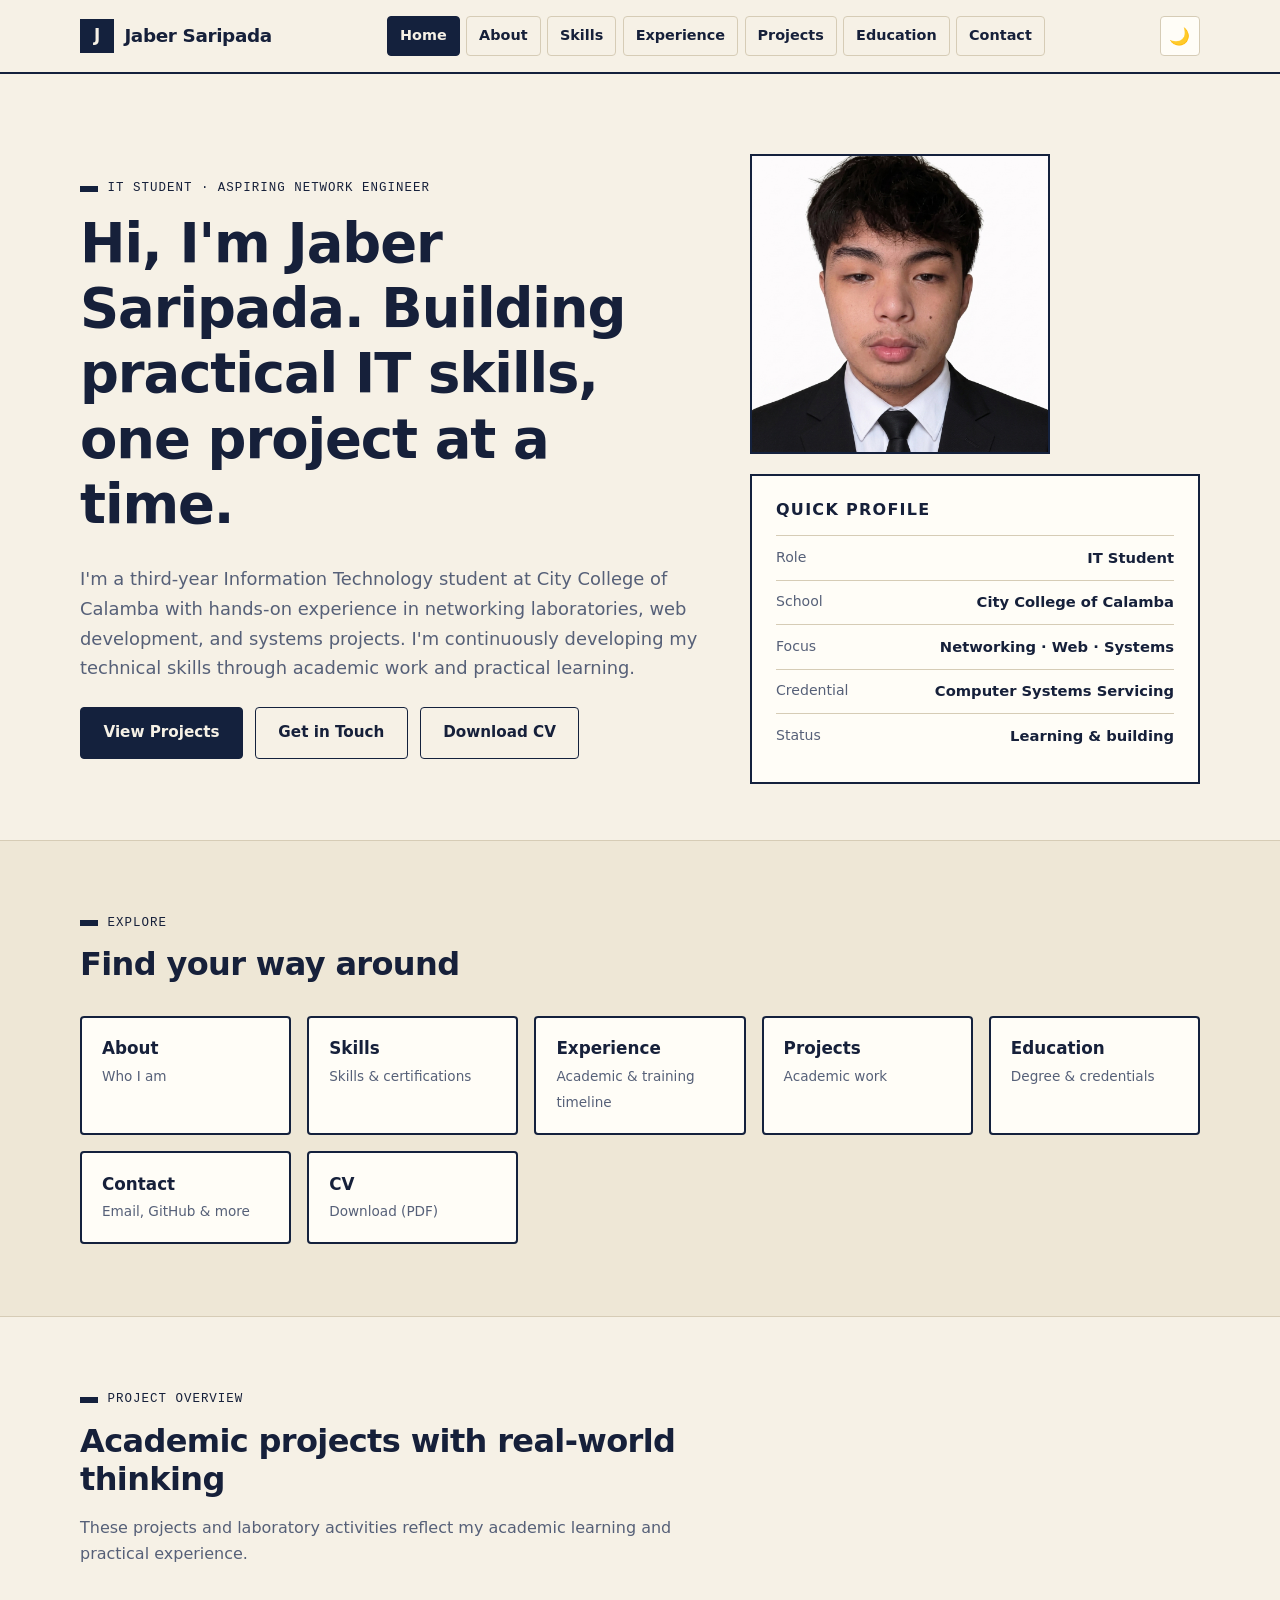
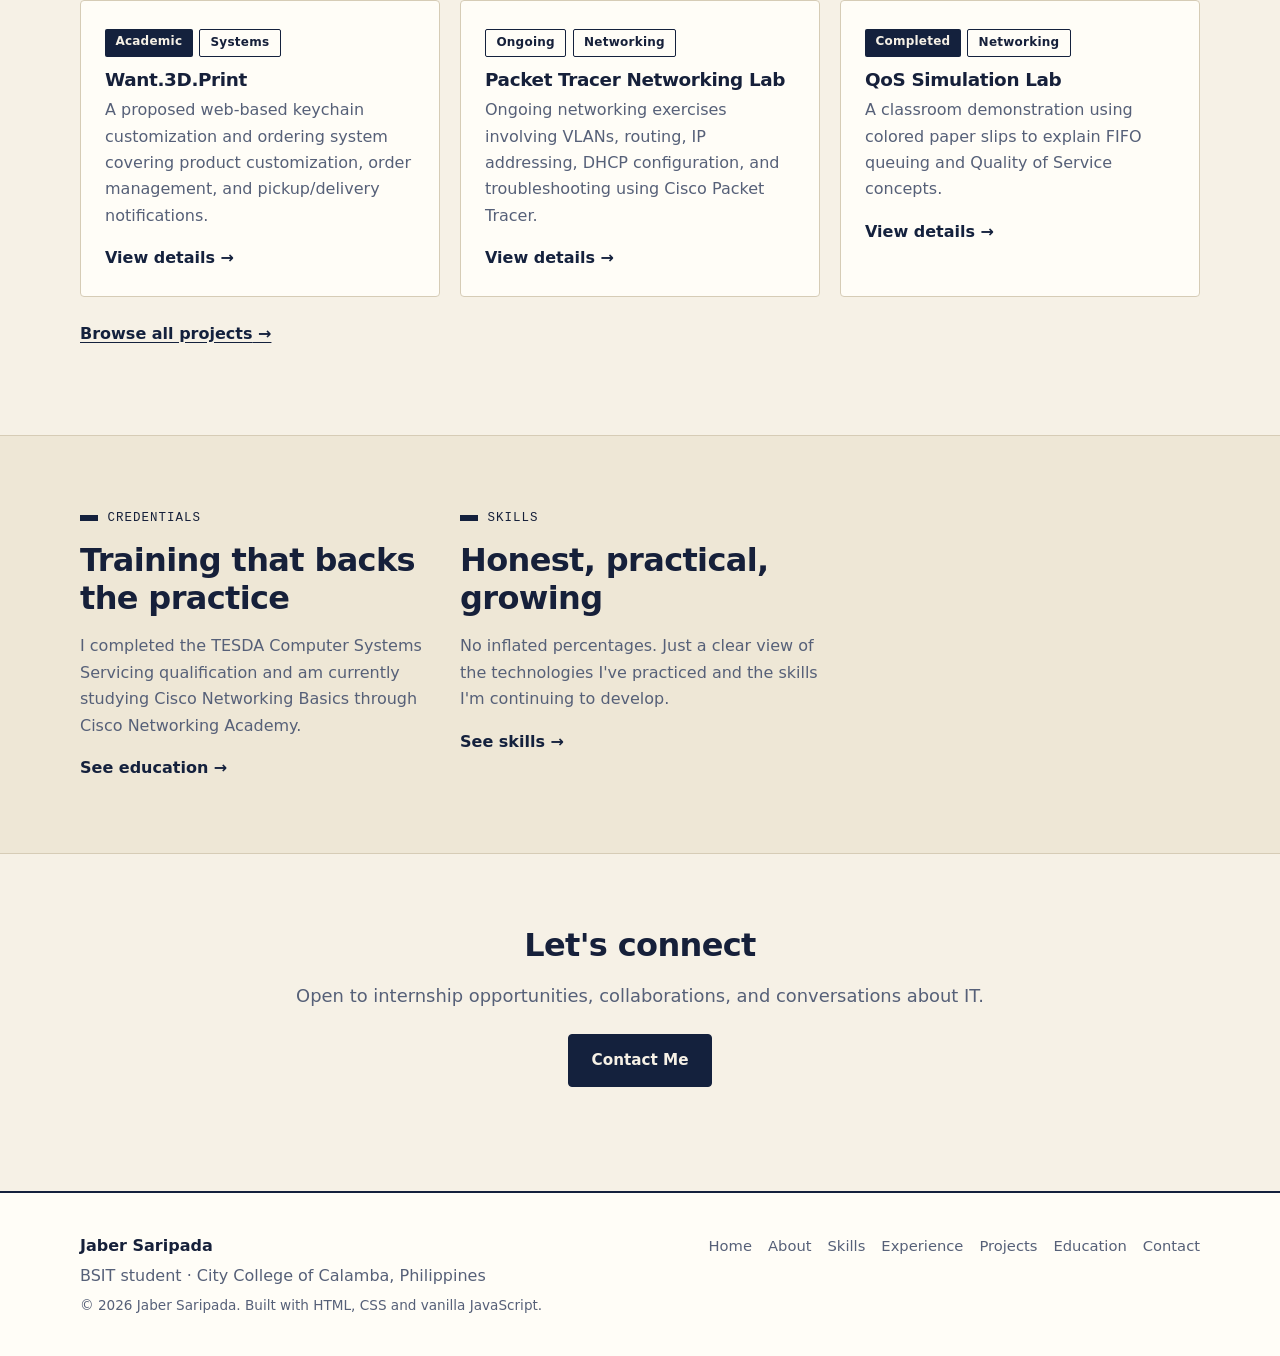
<file: index.html>
<!DOCTYPE html>
<html lang="en">
<head>
  <meta charset="UTF-8">
  <meta name="viewport" content="width=device-width, initial-scale=1">
  <title>Jaber Saripada | IT Student & Aspiring Network Engineer</title>
  <meta name="description" content="Portfolio of Jaber Saripada, a third-year BSIT student at City College of Calamba developing practical skills in networking, web development, and systems projects.">
  <link rel="canonical" href="https://jaber1313.github.io/jaber-portfolio/">

  <meta property="og:type" content="website">
  <meta property="og:title" content="Jaber Saripada | IT Student & Aspiring Network Engineer">
  <meta property="og:description" content="Third-year BSIT student building practical skills in networking, web development, and systems projects.">
  <meta property="og:url" content="https://jaber1313.github.io/jaber-portfolio/">
  <meta name="twitter:card" content="summary">

  <script>
    (function () {
      var t = null;
      try { t = localStorage.getItem("theme"); } catch (e) {}
      if (!t) t = window.matchMedia && matchMedia("(prefers-color-scheme: dark)").matches ? "dark" : "light";
      document.documentElement.setAttribute("data-theme", t);
    })();
  </script>

  <link rel="stylesheet" href="css/style.css">
  <script src="js/main.js" defer></script>
</head>

<body>
  <a class="skip-link" href="#main">Skip to content</a>
  <header id="site-header">
    <noscript>Enable JavaScript for site navigation.</noscript>
  </header>

  <main id="main">

    <!-- Hero -->
    <section class="hero">
      <div class="container hero-grid">

        <div>
          <span class="eyebrow">IT Student · Aspiring Network Engineer</span>

          <h1>
            Hi, I'm Jaber Saripada. Building practical IT skills,
            one project at a time.
          </h1>

          <p class="lead">
            I'm a third-year Information Technology student at
            City College of Calamba with hands-on experience in
            networking laboratories, web development, and systems projects.
            I'm continuously developing my technical skills through
            academic work and practical learning.
          </p>

          <div class="btn-row">
            <a class="btn btn-primary" href="projects.html">View Projects</a>
            <a class="btn btn-ghost" href="contact.html">Get in Touch</a>
            <a class="btn btn-ghost" href="about.html#cv">Download CV</a>
          </div>
        </div>

        <div class="hero-side">

          <figure class="profile-photo">
            <img
              src="assets/images/profile.jpg"
              alt="Portrait of Jaber Saripada"
              width="300"
              height="300"
            >
          </figure>

          <aside class="profile-panel" aria-label="Quick profile">
            <h2>Quick profile</h2>

            <dl class="profile-list">
              <div>
                <dt>Role</dt>
                <dd>IT Student</dd>
              </div>

              <div>
                <dt>School</dt>
                <dd>City College of Calamba</dd>
              </div>

              <div>
                <dt>Focus</dt>
                <dd>Networking · Web · Systems</dd>
              </div>

              <div>
                <dt>Credential</dt>
                <dd>Computer Systems Servicing</dd>
              </div>

              <div>
                <dt>Status</dt>
                <dd>Learning &amp; building</dd>
              </div>
            </dl>
          </aside>

        </div>
      </div>
    </section>

    <!-- Explore -->
    <section class="section section-alt">
      <div class="container">

        <div class="section-head reveal">
          <span class="eyebrow">Explore</span>
          <h2>Find your way around</h2>
        </div>

        <div class="tile-grid reveal">
          <a class="tile" href="about.html">
            <strong>About</strong>
            <span class="muted">Who I am</span>
          </a>

          <a class="tile" href="skills.html">
            <strong>Skills</strong>
            <span class="muted">Skills &amp; certifications</span>
          </a>

          <a class="tile" href="experience.html">
            <strong>Experience</strong>
            <span class="muted">Academic &amp; training timeline</span>
          </a>

          <a class="tile" href="projects.html">
            <strong>Projects</strong>
            <span class="muted">Academic work</span>
          </a>

          <a class="tile" href="education.html">
            <strong>Education</strong>
            <span class="muted">Degree &amp; credentials</span>
          </a>

          <a class="tile" href="contact.html">
            <strong>Contact</strong>
            <span class="muted">Email, GitHub &amp; more</span>
          </a>

          <a class="tile" href="about.html#cv">
            <strong>CV</strong>
            <span class="muted">Download (PDF)</span>
          </a>
        </div>

      </div>
    </section>

    <!-- Project overview -->
    <section class="section">
      <div class="container">

        <div class="section-head reveal">
          <span class="eyebrow">Project overview</span>
          <h2>Academic projects with real-world thinking</h2>
          <p class="muted">
            These projects and laboratory activities reflect
            my academic learning and practical experience.
          </p>
        </div>

        <div class="grid grid-3">

          <article class="card reveal">
            <div class="card-meta">
              <span class="badge">Academic</span>
              <span class="badge badge-outline">Systems</span>
            </div>

            <h3>Want.3D.Print</h3>

            <p class="muted">
              A proposed web-based keychain customization and
              ordering system covering product customization,
              order management, and pickup/delivery notifications.
            </p>

            <a class="link-arrow" href="projects/project-1.html">
              View details
            </a>
          </article>

          <article class="card reveal">
            <div class="card-meta">
              <span class="badge badge-outline">Ongoing</span>
              <span class="badge badge-outline">Networking</span>
            </div>

            <h3>Packet Tracer Networking Lab</h3>

            <p class="muted">
              Ongoing networking exercises involving VLANs,
              routing, IP addressing, DHCP configuration,
              and troubleshooting using Cisco Packet Tracer.
            </p>

            <a class="link-arrow" href="projects/project-2.html">
              View details
            </a>
          </article>

          <article class="card reveal">
            <div class="card-meta">
              <span class="badge">Completed</span>
              <span class="badge badge-outline">Networking</span>
            </div>

            <h3>QoS Simulation Lab</h3>

            <p class="muted">
              A classroom demonstration using colored paper slips
              to explain FIFO queuing and Quality of Service concepts.
            </p>

            <a class="link-arrow" href="projects/project-3.html">
              View details
            </a>
          </article>

        </div>

        <p class="reveal" style="margin-top:1.5rem">
          <a class="link-arrow" href="projects.html">Browse all projects</a>
        </p>

      </div>
    </section>

    <!-- Credentials / skills -->
    <section class="section section-alt">
      <div class="container grid grid-2">

        <div class="reveal">
          <span class="eyebrow">Credentials</span>
          <h2>Training that backs the practice</h2>
          <p class="muted">
            I completed the TESDA Computer Systems Servicing
            qualification and am currently studying Cisco
            Networking Basics through Cisco Networking Academy.
          </p>
          <a class="link-arrow" href="education.html">See education</a>
        </div>

        <div class="reveal">
          <span class="eyebrow">Skills</span>
          <h2>Honest, practical, growing</h2>
          <p class="muted">
            No inflated percentages. Just a clear view of the
            technologies I've practiced and the skills I'm
            continuing to develop.
          </p>
          <a class="link-arrow" href="skills.html">See skills</a>
        </div>

      </div>
    </section>

    <!-- Call to action -->
    <section class="section">
      <div class="container reveal" style="text-align:center">

        <h2>Let's connect</h2>

        <p class="lead" style="margin-inline:auto">
          Open to internship opportunities, collaborations,
          and conversations about IT.
        </p>

        <div class="btn-row" style="justify-content:center">
          <a class="btn btn-primary" href="contact.html">Contact Me</a>
        </div>

      </div>
    </section>

  </main>

  <footer id="site-footer">
    <noscript>© Jaber Saripada</noscript>
  </footer>

</body>
</html>
</file>
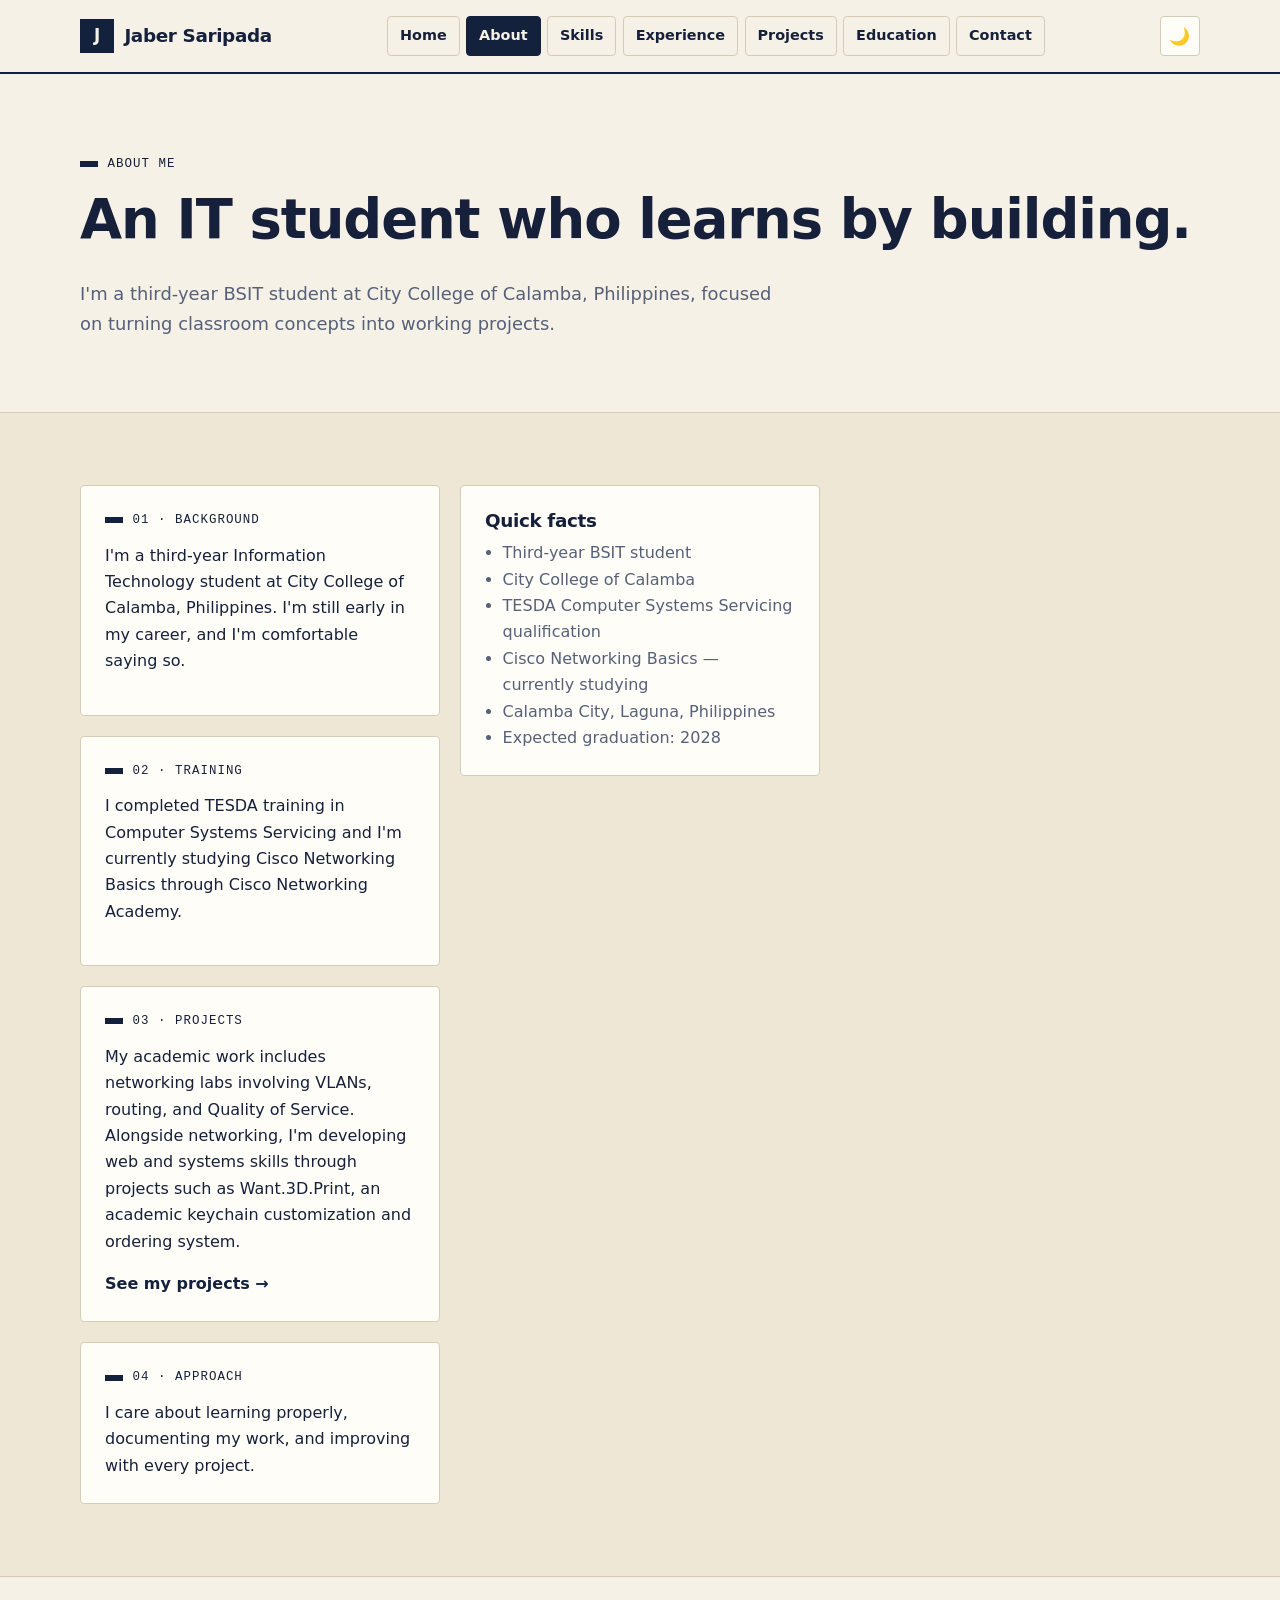
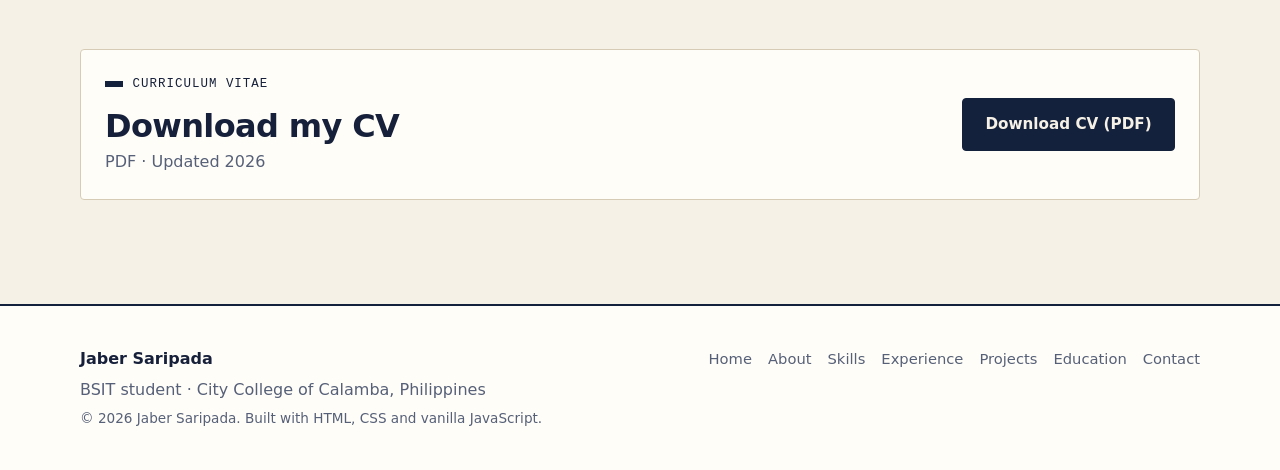
<file: about.html>
<!DOCTYPE html>
<html lang="en">
<head>
  <meta charset="UTF-8">
  <meta name="viewport" content="width=device-width, initial-scale=1">
  <title>About | Jaber Saripada</title>
  <meta name="description" content="About Jaber Saripada, a third-year BSIT student at City College of Calamba developing practical skills in networking and web development.">
  <link rel="canonical" href="https://jaber1313.github.io/jaber-portfolio/about.html">
  <meta property="og:type" content="profile">
  <meta property="og:title" content="About | Jaber Saripada">
  <meta property="og:description" content="Third-year BSIT student developing practical IT skills.">
  <meta property="og:url" content="https://jaber1313.github.io/jaber-portfolio/about.html">

  <script>
    (function () {
      var t = null;
      try { t = localStorage.getItem("theme"); } catch (e) {}
      if (!t) t = window.matchMedia && matchMedia("(prefers-color-scheme: dark)").matches ? "dark" : "light";
      document.documentElement.setAttribute("data-theme", t);
    })();
  </script>

  <link rel="stylesheet" href="css/style.css">
  <script src="js/main.js" defer></script>
</head>

<body>
  <a class="skip-link" href="#main">Skip to content</a>
  <header id="site-header"><noscript>Enable JavaScript for site navigation.</noscript></header>

  <main id="main">
    <section class="hero">
      <div class="container">
        <span class="eyebrow">About me</span>
        <h1>An IT student who learns by building.</h1>
        <p class="lead">
          I'm a third-year BSIT student at City College of Calamba, Philippines,
          focused on turning classroom concepts into working projects.
        </p>
      </div>
    </section>

    <section class="section section-alt">
      <div class="container grid grid-2" style="align-items:start">
        <div style="display:grid;gap:1.25rem">

          <article class="card reveal">
            <span class="eyebrow">01 · Background</span>
            <p>
              I'm a third-year Information Technology student at City College
              of Calamba, Philippines. I'm still early in my career, and I'm
              comfortable saying so.
            </p>
          </article>

          <article class="card reveal">
            <span class="eyebrow">02 · Training</span>
            <p>
              I completed TESDA training in Computer Systems Servicing and
              I'm currently studying Cisco Networking Basics through
              Cisco Networking Academy.
            </p>
          </article>

          <article class="card reveal">
            <span class="eyebrow">03 · Projects</span>
            <p>
              My academic work includes networking labs involving VLANs,
              routing, and Quality of Service. Alongside networking, I'm
              developing web and systems skills through projects such as
              Want.3D.Print, an academic keychain customization and
              ordering system.
            </p>
            <a class="link-arrow" href="projects.html">See my projects</a>
          </article>

          <article class="card reveal">
            <span class="eyebrow">04 · Approach</span>
            <p style="margin:0">
              I care about learning properly, documenting my work, and
              improving with every project.
            </p>
          </article>

        </div>

        <aside class="reveal">
          <div class="card">
            <h3>Quick facts</h3>
            <ul class="muted" style="padding-left:1.1rem;margin:.5rem 0 0">
              <li>Third-year BSIT student</li>
              <li>City College of Calamba</li>
              <li>TESDA Computer Systems Servicing qualification</li>
              <li>Cisco Networking Basics — currently studying</li>
              <li>Calamba City, Laguna, Philippines</li>
              <li>Expected graduation: 2028</li>
            </ul>
          </div>
        </aside>
      </div>
    </section>

    <section class="section" id="cv">
      <div class="container">
        <div class="card reveal" style="display:flex;flex-wrap:wrap;gap:1.5rem;align-items:center;justify-content:space-between">
          <div>
            <span class="eyebrow">Curriculum Vitae</span>
            <h2 style="margin-bottom:.25rem">Download my CV</h2>
            <p class="muted" style="margin:0">PDF · Updated 2026</p>
          </div>
          <a class="btn btn-primary" href="files/Jaber-CV.pdf" download>
            Download CV (PDF)
          </a>
        </div>
      </div>
    </section>
  </main>

  <footer id="site-footer"><noscript>© Jaber Saripada</noscript></footer>
</body>
</html>
</file>
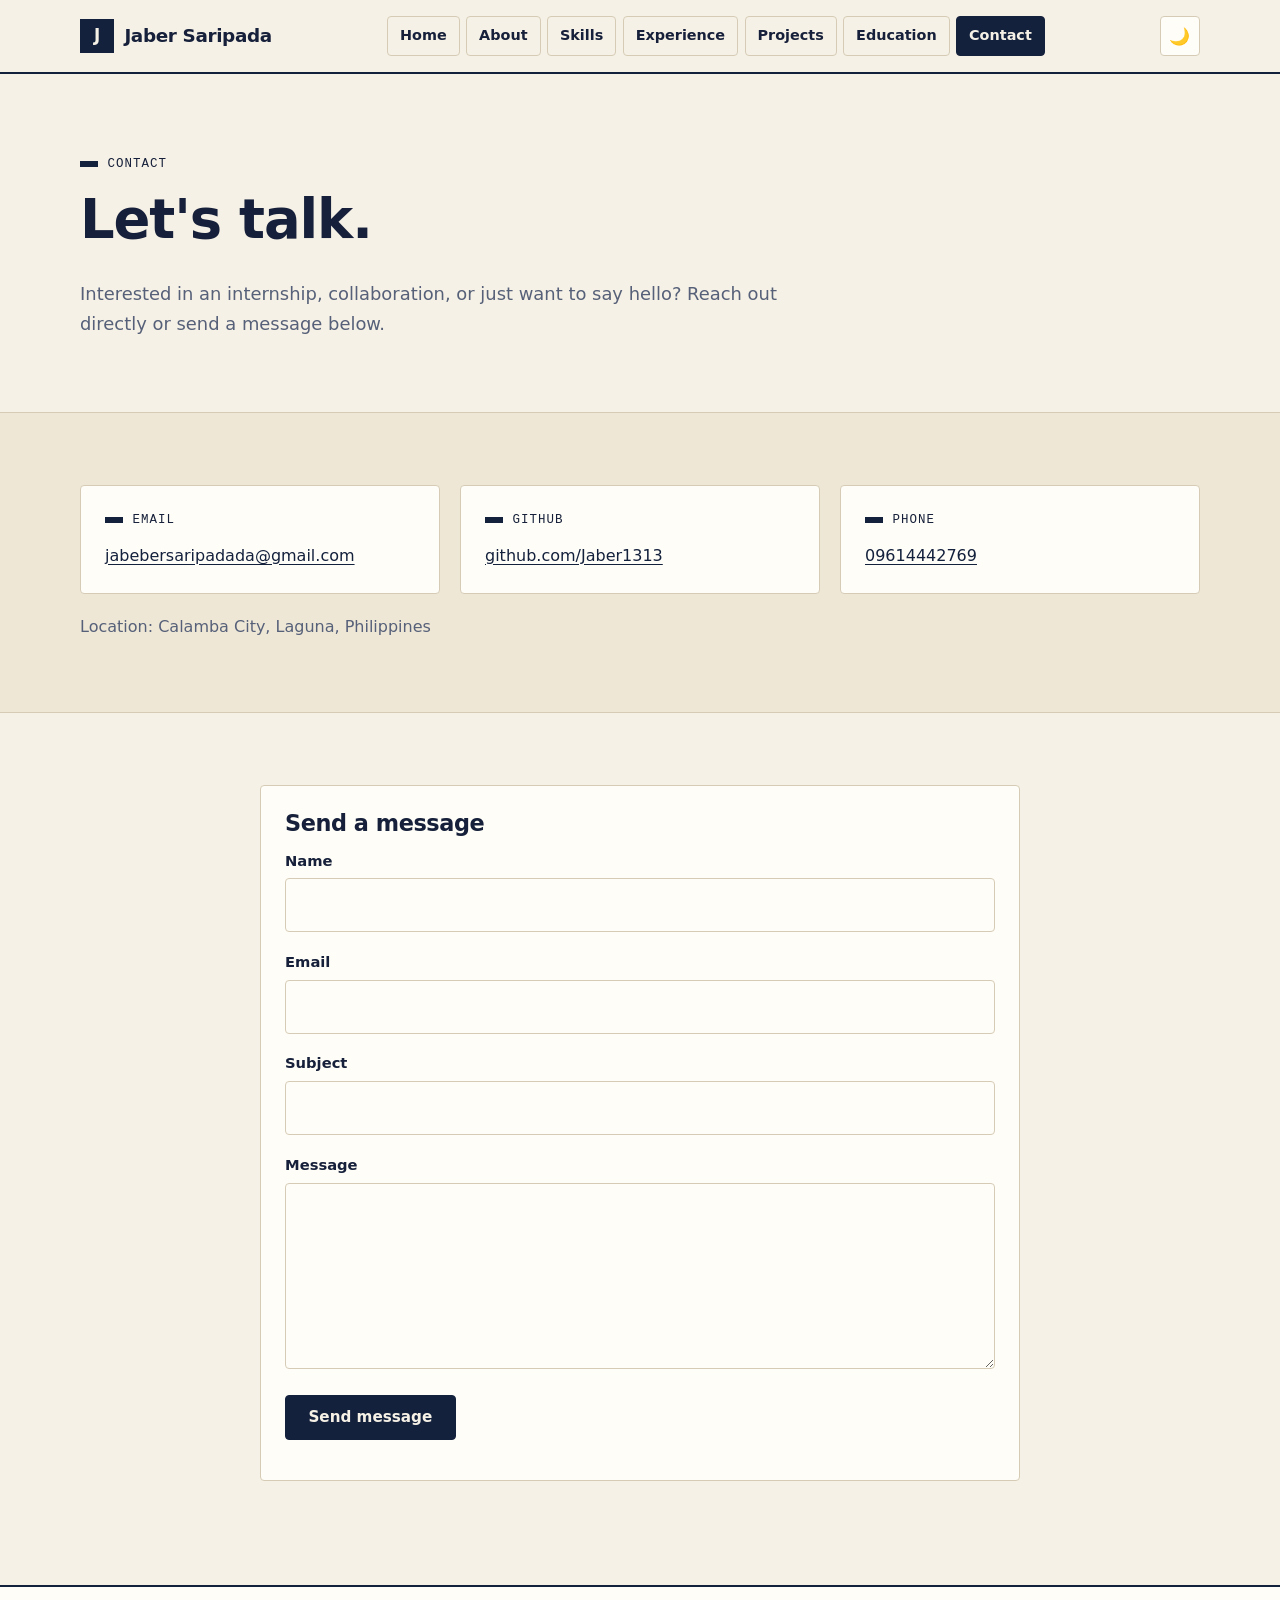
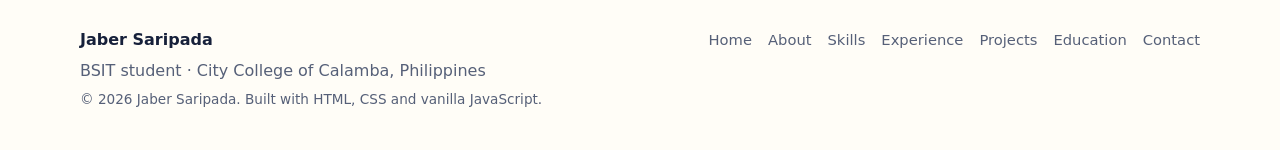
<file: contact.html>
<!DOCTYPE html>
<html lang="en">
<head>
  <meta charset="UTF-8">
  <meta name="viewport" content="width=device-width, initial-scale=1">
  <title>Contact | Jaber Saripada</title>
  <meta name="description" content="Contact Jaber Saripada, a third-year BSIT student, about internships, collaborations, or IT-related opportunities.">
  <link rel="canonical" href="https://jaber1313.github.io/jaber-portfolio/contact.html">
  <meta property="og:type" content="website">
  <meta property="og:title" content="Contact | Jaber Saripada">
  <meta property="og:description" content="Get in touch about internships, collaborations, or IT opportunities.">
  <meta property="og:url" content="https://jaber1313.github.io/jaber-portfolio/contact.html">

  <script>
    (function () {
      var t = null;
      try { t = localStorage.getItem("theme"); } catch (e) {}
      if (!t) t = window.matchMedia && matchMedia("(prefers-color-scheme: dark)").matches ? "dark" : "light";
      document.documentElement.setAttribute("data-theme", t);
    })();
  </script>

  <link rel="stylesheet" href="css/style.css">
  <script src="js/main.js" defer></script>
</head>

<body>
  <a class="skip-link" href="#main">Skip to content</a>
  <header id="site-header">
    <noscript>Enable JavaScript for site navigation.</noscript>
  </header>

  <main id="main">
    <section class="hero">
      <div class="container">
        <span class="eyebrow">Contact</span>
        <h1>Let's talk.</h1>
        <p class="lead">
          Interested in an internship, collaboration, or just want to say hello?
          Reach out directly or send a message below.
        </p>
      </div>
    </section>

    <!-- Direct contact details -->
    <section class="section section-alt">
      <div class="container">
        <div class="grid grid-3">

          <article class="card reveal">
            <span class="eyebrow">Email</span>
            <p style="margin:0">
              <a href="mailto:jabebersaripadada@gmail.com">
                jabebersaripadada@gmail.com
              </a>
            </p>
          </article>

          <article class="card reveal">
            <span class="eyebrow">GitHub</span>
            <p style="margin:0">
              <a href="https://github.com/Jaber1313" target="_blank" rel="noopener">
                github.com/Jaber1313
              </a>
            </p>
          </article>

          <article class="card reveal">
            <span class="eyebrow">Phone</span>
            <p style="margin:0">
              <a href="tel:09614442769">09614442769</a>
            </p>
          </article>

        </div>

        <p class="muted reveal" style="margin:1.25rem 0 0">
          Location: Calamba City, Laguna, Philippines
        </p>
      </div>
    </section>

    <!-- Contact form -->
    <section class="section">
      <div class="container" style="max-width:760px">
        <div class="card reveal">
          <h2 style="font-size:1.4rem">Send a message</h2>

          <!-- Replace YOUR_FORM_ID after creating your Formspree form -->
          <form
            id="contact-form"
            action="https://formspree.io/f/xwllnype"
            method="POST"
            novalidate
          >
            <div class="field">
              <label for="name">Name</label>
              <input id="name" name="name" type="text" autocomplete="name" required>
            </div>

            <div class="field">
              <label for="email">Email</label>
              <input id="email" name="email" type="email" autocomplete="email" required>
            </div>

            <div class="field">
              <label for="subject">Subject</label>
              <input id="subject" name="subject" type="text" required>
            </div>

            <div class="field">
              <label for="message">Message</label>
              <textarea id="message" name="message" rows="6" required></textarea>
            </div>

            <!-- Honeypot spam protection -->
            <input
              type="text"
              name="_gotcha"
              tabindex="-1"
              autocomplete="off"
              style="position:absolute;left:-9999px"
              aria-hidden="true"
            >

            <button class="btn btn-primary" type="submit" id="submit-btn">
              Send message
            </button>

            <p class="form-status" id="form-status" role="status" aria-live="polite"></p>
          </form>
        </div>
      </div>
    </section>
  </main>

  <footer id="site-footer">
    <noscript>© Jaber Saripada</noscript>
  </footer>

  <script>
    (function () {
      var form = document.getElementById("contact-form");
      var status = document.getElementById("form-status");
      var btn = document.getElementById("submit-btn");

      function fieldValue(fieldName) {
        var el = form.elements.namedItem(fieldName);
        return el ? el.value.trim() : "";
      }

      form.addEventListener("submit", function (e) {
        e.preventDefault();
        status.style.color = "";

        var nameValue = fieldValue("name");
        var emailValue = fieldValue("email");
        var subjectValue = fieldValue("subject");
        var messageValue = fieldValue("message");
        var endpoint = form.getAttribute("action");

        if (!nameValue || !emailValue || !subjectValue || !messageValue) {
          status.textContent = "Please fill in all fields.";
          status.style.color = "#dc2626";
          return;
        }

        if (!/^\S+@\S+\.\S+$/.test(emailValue)) {
          status.textContent = "Please enter a valid email address.";
          status.style.color = "#dc2626";
          return;
        }

        if (endpoint.indexOf("YOUR_FORM_ID") !== -1) {
          status.textContent = "The contact form is not connected yet. Please email me directly.";
          status.style.color = "#d97706";
          return;
        }

        btn.disabled = true;
        btn.textContent = "Sending…";

        fetch(endpoint, {
          method: "POST",
          body: new FormData(form),
          headers: { "Accept": "application/json" }
        })
        .then(function (res) {
          if (res.ok) {
            status.textContent = "Thanks! Your message was sent.";
            status.style.color = "#16a34a";
            form.reset();
          } else {
            throw new Error("Request failed");
          }
        })
        .catch(function () {
          status.textContent = "Something went wrong. Please try again or email me directly.";
          status.style.color = "#dc2626";
        })
        .finally(function () {
          btn.disabled = false;
          btn.textContent = "Send message";
        });
      });
    })();
  </script>
</body>
</html>
</file>
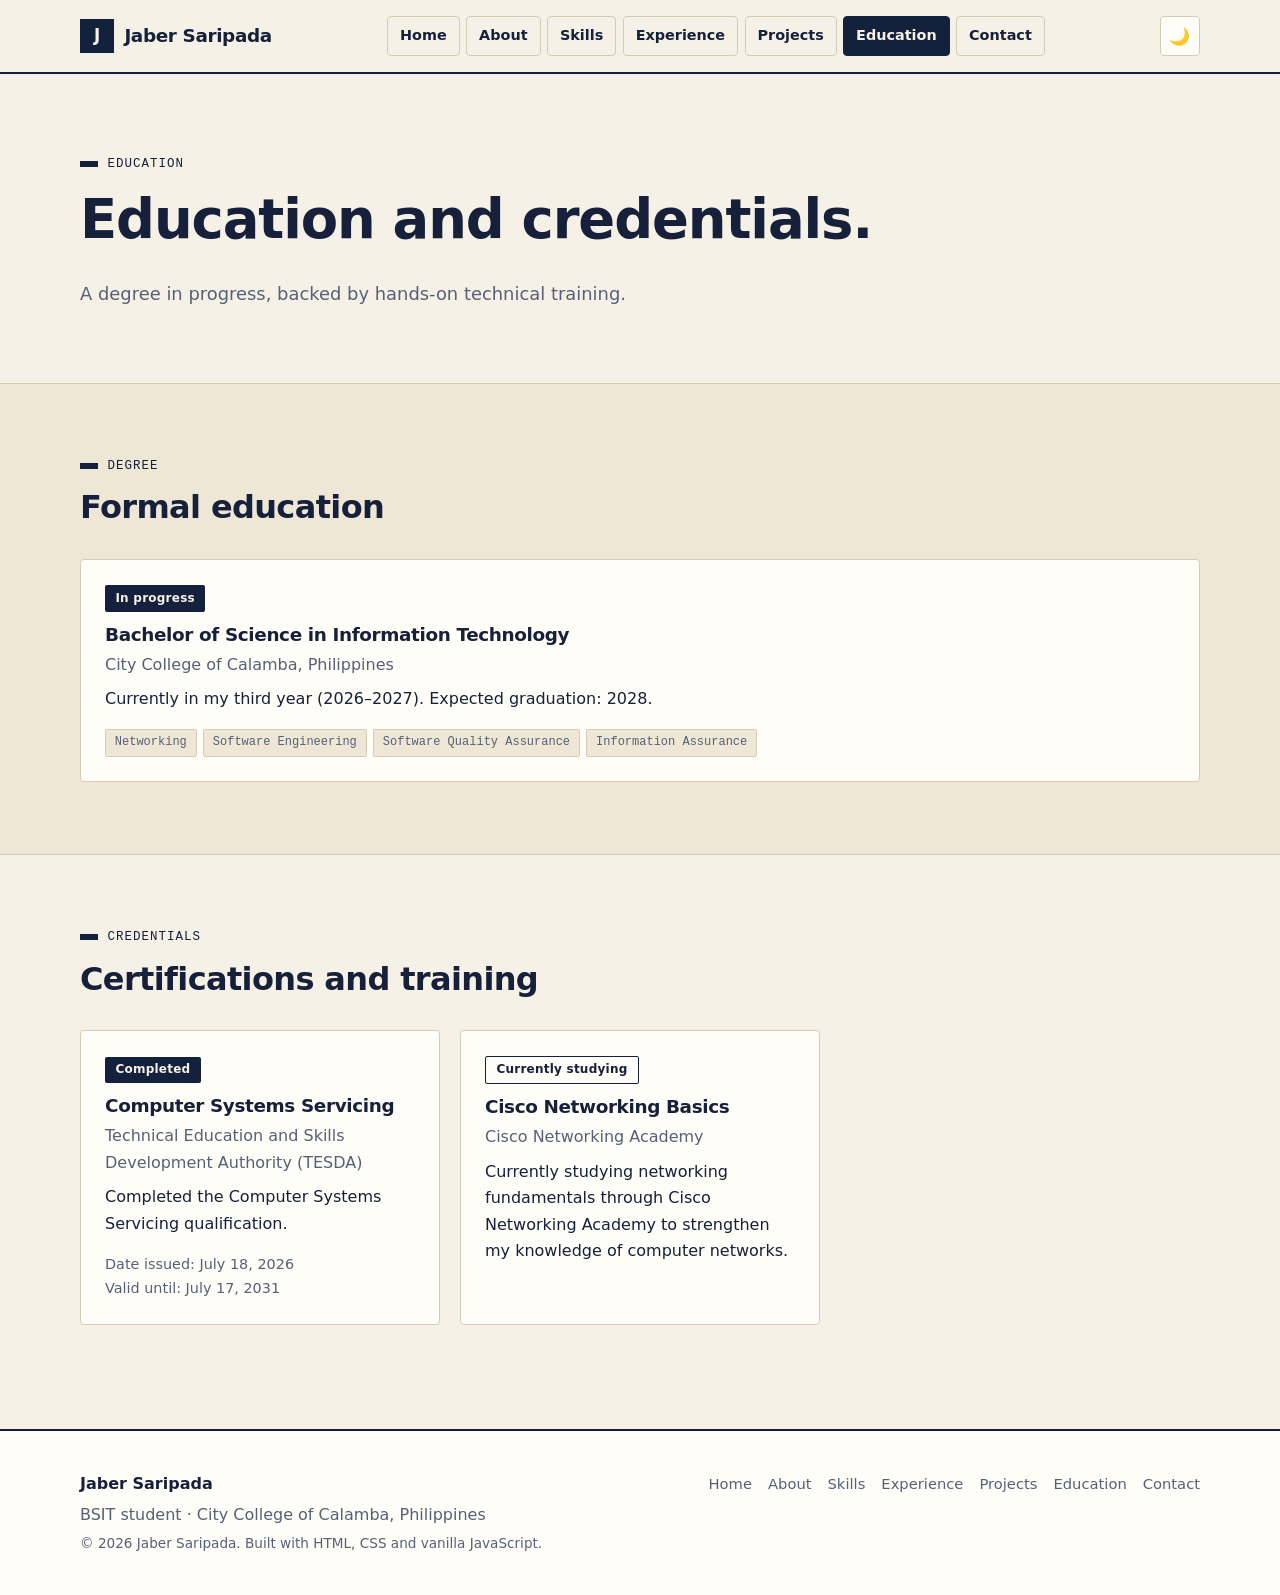
<file: education.html>
<!DOCTYPE html>
<html lang="en">
<head>
  <meta charset="UTF-8">
  <meta name="viewport" content="width=device-width, initial-scale=1">
  <title>Education & Credentials | Jaber Saripada</title>
  <meta name="description" content="Education and credentials of Jaber Saripada: BSIT at City College of Calamba, TESDA Computer Systems Servicing, and Cisco Networking Basics training.">
  <link rel="canonical" href="https://jaber1313.github.io/jaber-portfolio/education.html">
  <meta property="og:type" content="website">
  <meta property="og:title" content="Education & Credentials | Jaber Saripada">
  <meta property="og:description" content="BSIT student with TESDA Computer Systems Servicing qualification and ongoing Cisco Networking Basics training.">
  <meta property="og:url" content="https://jaber1313.github.io/jaber-portfolio/education.html">

  <script>
    (function () {
      var t = null;
      try { t = localStorage.getItem("theme"); } catch (e) {}
      if (!t) t = window.matchMedia && matchMedia("(prefers-color-scheme: dark)").matches ? "dark" : "light";
      document.documentElement.setAttribute("data-theme", t);
    })();
  </script>

  <link rel="stylesheet" href="css/style.css">
  <script src="js/main.js" defer></script>
</head>

<body>
  <a class="skip-link" href="#main">Skip to content</a>
  <header id="site-header">
    <noscript>Enable JavaScript for site navigation.</noscript>
  </header>

  <main id="main">
    <section class="hero">
      <div class="container">
        <span class="eyebrow">Education</span>
        <h1>Education and credentials.</h1>
        <p class="lead">A degree in progress, backed by hands-on technical training.</p>
      </div>
    </section>

    <section class="section section-alt">
      <div class="container">
        <div class="section-head reveal">
          <span class="eyebrow">Degree</span>
          <h2>Formal education</h2>
        </div>

        <article class="card reveal">
          <span class="badge">In progress</span>
          <h3 style="margin-top:.75rem">
            Bachelor of Science in Information Technology
          </h3>
          <p class="muted" style="margin-bottom:.5rem">
            City College of Calamba, Philippines
          </p>
          <p>
            Currently in my third year (2026–2027).
            Expected graduation: 2028.
          </p>
          <ul class="tags">
            <li>Networking</li>
            <li>Software Engineering</li>
            <li>Software Quality Assurance</li>
            <li>Information Assurance</li>
          </ul>
        </article>
      </div>
    </section>

    <section class="section">
      <div class="container">
        <div class="section-head reveal">
          <span class="eyebrow">Credentials</span>
          <h2>Certifications and training</h2>
        </div>

        <div class="grid grid-2">
          <article class="card reveal">
            <span class="badge">Completed</span>
            <h3 style="margin-top:.75rem">
              Computer Systems Servicing
            </h3>
            <p class="muted" style="margin-bottom:.5rem">
              Technical Education and Skills Development Authority (TESDA)
            </p>
            <p>Completed the Computer Systems Servicing qualification.</p>
            <p class="muted" style="font-size:.9rem;margin:0">
              Date issued: July 18, 2026<br>
              Valid until: July 17, 2031
            </p>
          </article>

          <article class="card reveal">
            <span class="badge badge-outline">Currently studying</span>
            <h3 style="margin-top:.75rem">
              Cisco Networking Basics
            </h3>
            <p class="muted" style="margin-bottom:.5rem">
              Cisco Networking Academy
            </p>
            <p>
              Currently studying networking fundamentals through
              Cisco Networking Academy to strengthen my knowledge
              of computer networks.
            </p>
          </article>
        </div>
      </div>
    </section>
  </main>

  <footer id="site-footer">
    <noscript>© Jaber Saripada</noscript>
  </footer>
</body>
</html>
</file>
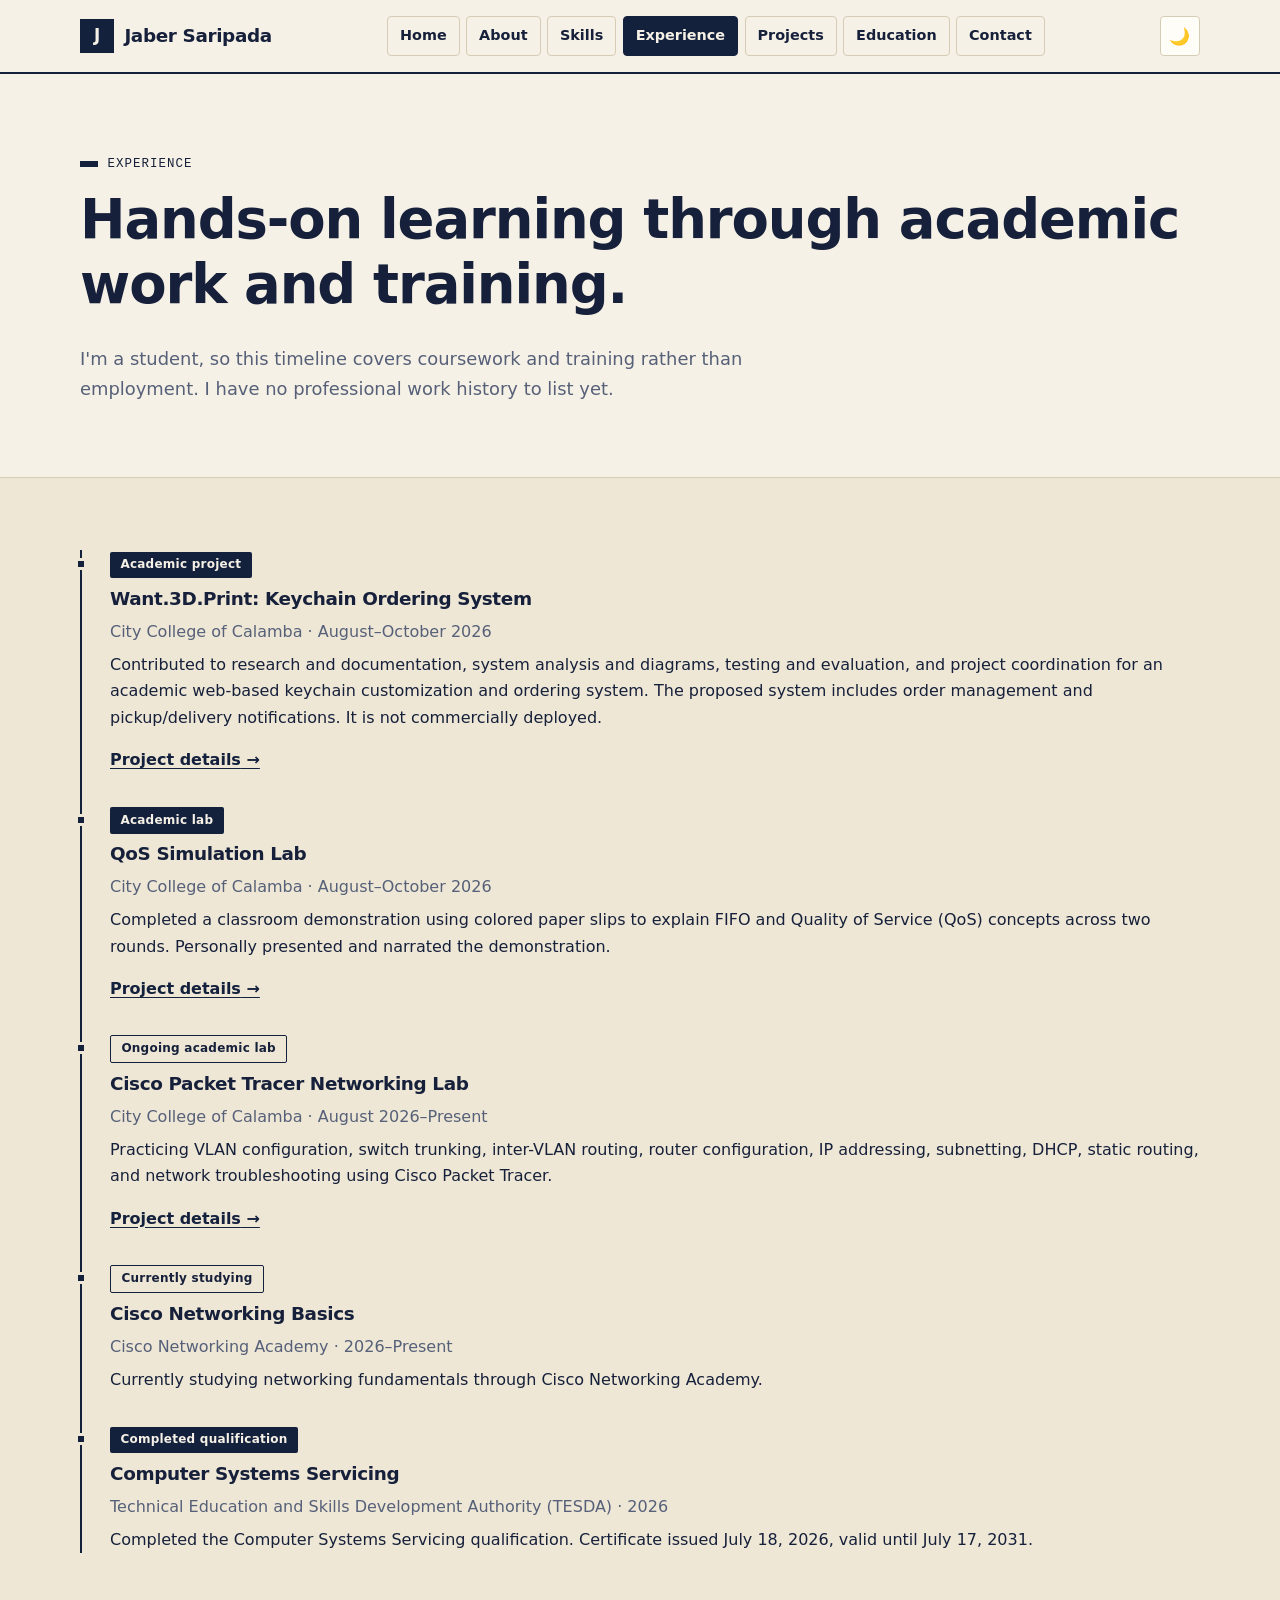
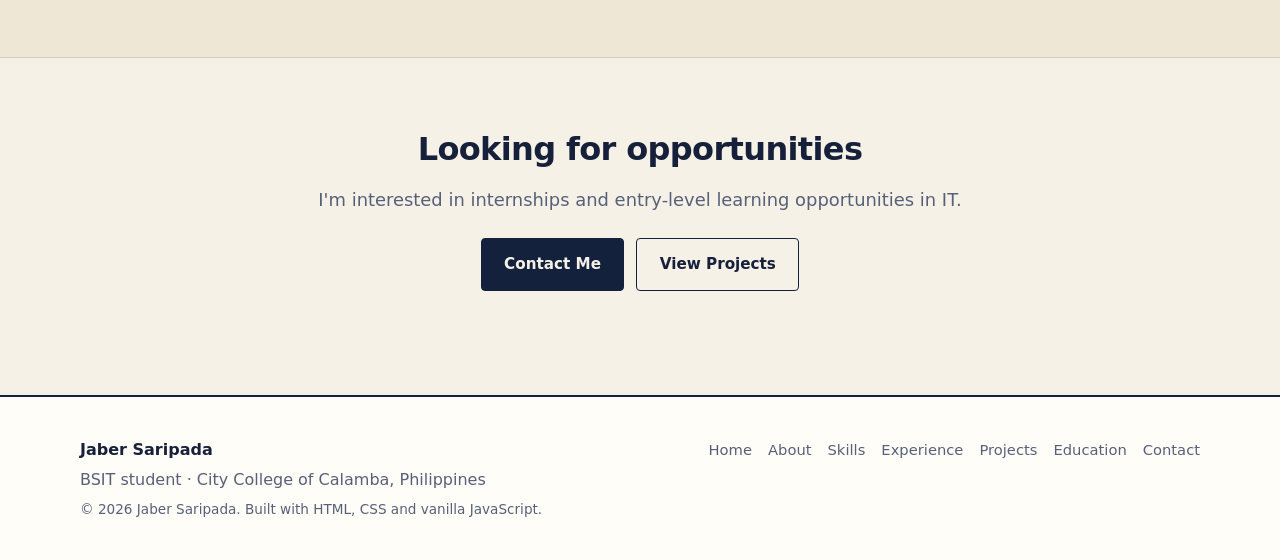
<file: experience.html>
<!DOCTYPE html>
<html lang="en">
<head>
  <meta charset="UTF-8">
  <meta name="viewport" content="width=device-width, initial-scale=1">
  <title>Experience | Jaber Saripada</title>
  <meta name="description" content="Academic and training experience of Jaber Saripada, a third-year BSIT student, including networking labs, QoS simulation, and a keychain ordering system project.">
  <link rel="canonical" href="https://jaber1313.github.io/jaber-portfolio/experience.html">
  <meta property="og:type" content="website">
  <meta property="og:title" content="Experience | Jaber Saripada">
  <meta property="og:description" content="Academic and training experience in networking and systems projects.">
  <meta property="og:url" content="https://jaber1313.github.io/jaber-portfolio/experience.html">

  <script>
    (function () {
      var t = null;
      try { t = localStorage.getItem("theme"); } catch (e) {}
      if (!t) t = window.matchMedia && matchMedia("(prefers-color-scheme: dark)").matches ? "dark" : "light";
      document.documentElement.setAttribute("data-theme", t);
    })();
  </script>

  <link rel="stylesheet" href="css/style.css">
  <script src="js/main.js" defer></script>
</head>

<body>
  <a class="skip-link" href="#main">Skip to content</a>
  <header id="site-header">
    <noscript>Enable JavaScript for site navigation.</noscript>
  </header>

  <main id="main">
    <section class="hero">
      <div class="container">
        <span class="eyebrow">Experience</span>
        <h1>Hands-on learning through academic work and training.</h1>
        <p class="lead">
          I'm a student, so this timeline covers coursework and training
          rather than employment. I have no professional work history to list yet.
        </p>
      </div>
    </section>

    <section class="section section-alt">
      <div class="container">
        <ol class="timeline">

          <li class="reveal">
            <span class="badge">Academic project</span>
            <h3 style="margin-top:.6rem">Want.3D.Print: Keychain Ordering System</h3>
            <p class="muted" style="margin-bottom:.4rem">
              City College of Calamba · August–October 2026
            </p>
            <p>
              Contributed to research and documentation, system analysis
              and diagrams, testing and evaluation, and project coordination
              for an academic web-based keychain customization and ordering
              system. The proposed system includes order management and
              pickup/delivery notifications. It is not commercially deployed.
            </p>
            <a class="link-arrow" href="projects/project-1.html">Project details</a>
          </li>

          <li class="reveal">
            <span class="badge">Academic lab</span>
            <h3 style="margin-top:.6rem">QoS Simulation Lab</h3>
            <p class="muted" style="margin-bottom:.4rem">
              City College of Calamba · August–October 2026
            </p>
            <p>
              Completed a classroom demonstration using colored paper slips
              to explain FIFO and Quality of Service (QoS) concepts across
              two rounds. Personally presented and narrated the demonstration.
            </p>
            <a class="link-arrow" href="projects/project-3.html">Project details</a>
          </li>

          <li class="reveal">
            <span class="badge badge-outline">Ongoing academic lab</span>
            <h3 style="margin-top:.6rem">Cisco Packet Tracer Networking Lab</h3>
            <p class="muted" style="margin-bottom:.4rem">
              City College of Calamba · August 2026–Present
            </p>
            <p>
              Practicing VLAN configuration, switch trunking, inter-VLAN
              routing, router configuration, IP addressing, subnetting,
              DHCP, static routing, and network troubleshooting using
              Cisco Packet Tracer.
            </p>
            <a class="link-arrow" href="projects/project-2.html">Project details</a>
          </li>

          <li class="reveal">
            <span class="badge badge-outline">Currently studying</span>
            <h3 style="margin-top:.6rem">Cisco Networking Basics</h3>
            <p class="muted" style="margin-bottom:.4rem">
              Cisco Networking Academy · 2026–Present
            </p>
            <p>
              Currently studying networking fundamentals through
              Cisco Networking Academy.
            </p>
          </li>

          <li class="reveal">
            <span class="badge">Completed qualification</span>
            <h3 style="margin-top:.6rem">Computer Systems Servicing</h3>
            <p class="muted" style="margin-bottom:.4rem">
              Technical Education and Skills Development Authority (TESDA) · 2026
            </p>
            <p>
              Completed the Computer Systems Servicing qualification.
              Certificate issued July 18, 2026, valid until July 17, 2031.
            </p>
          </li>

        </ol>
      </div>
    </section>

    <section class="section">
      <div class="container reveal" style="text-align:center">
        <h2>Looking for opportunities</h2>
        <p class="lead" style="margin-inline:auto">
          I'm interested in internships and entry-level learning opportunities in IT.
        </p>
        <div class="btn-row" style="justify-content:center">
          <a class="btn btn-primary" href="contact.html">Contact Me</a>
          <a class="btn btn-ghost" href="projects.html">View Projects</a>
        </div>
      </div>
    </section>
  </main>

  <footer id="site-footer">
    <noscript>© Jaber Saripada</noscript>
  </footer>
</body>
</html>
</file>
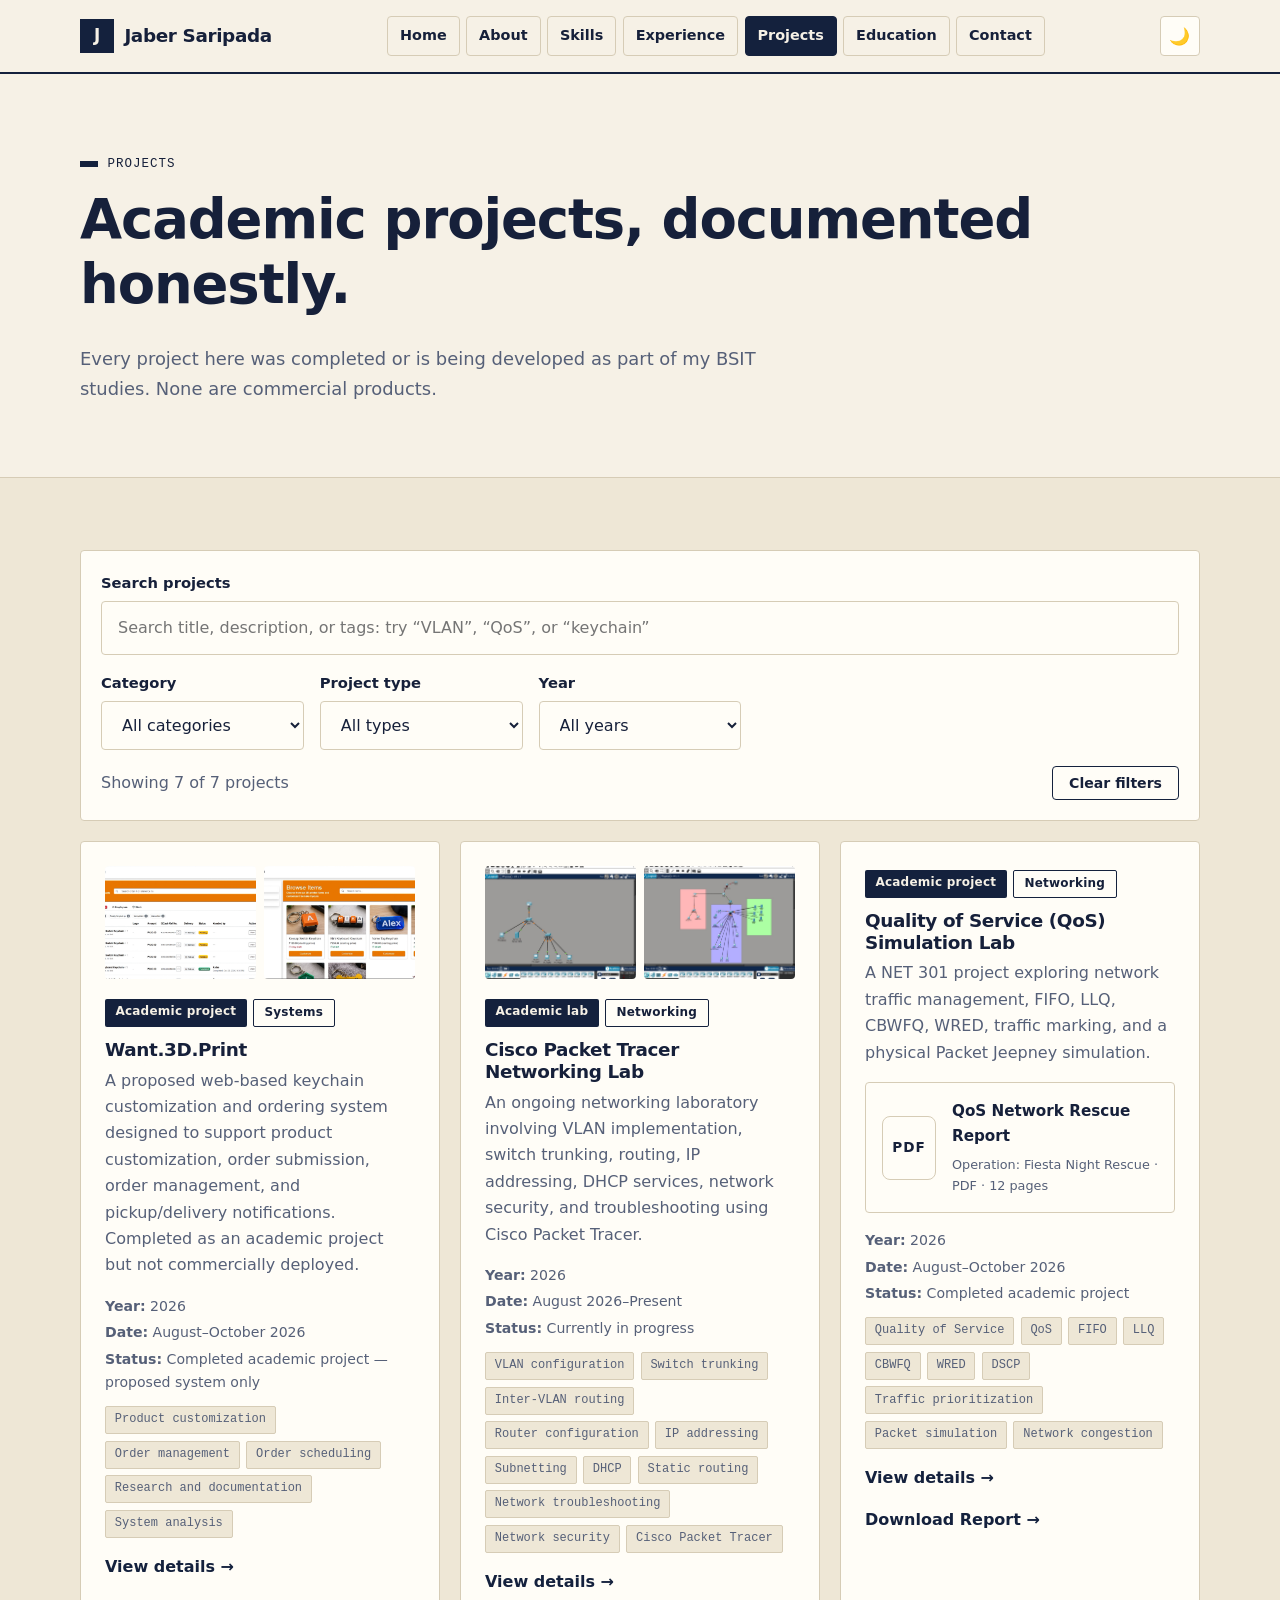
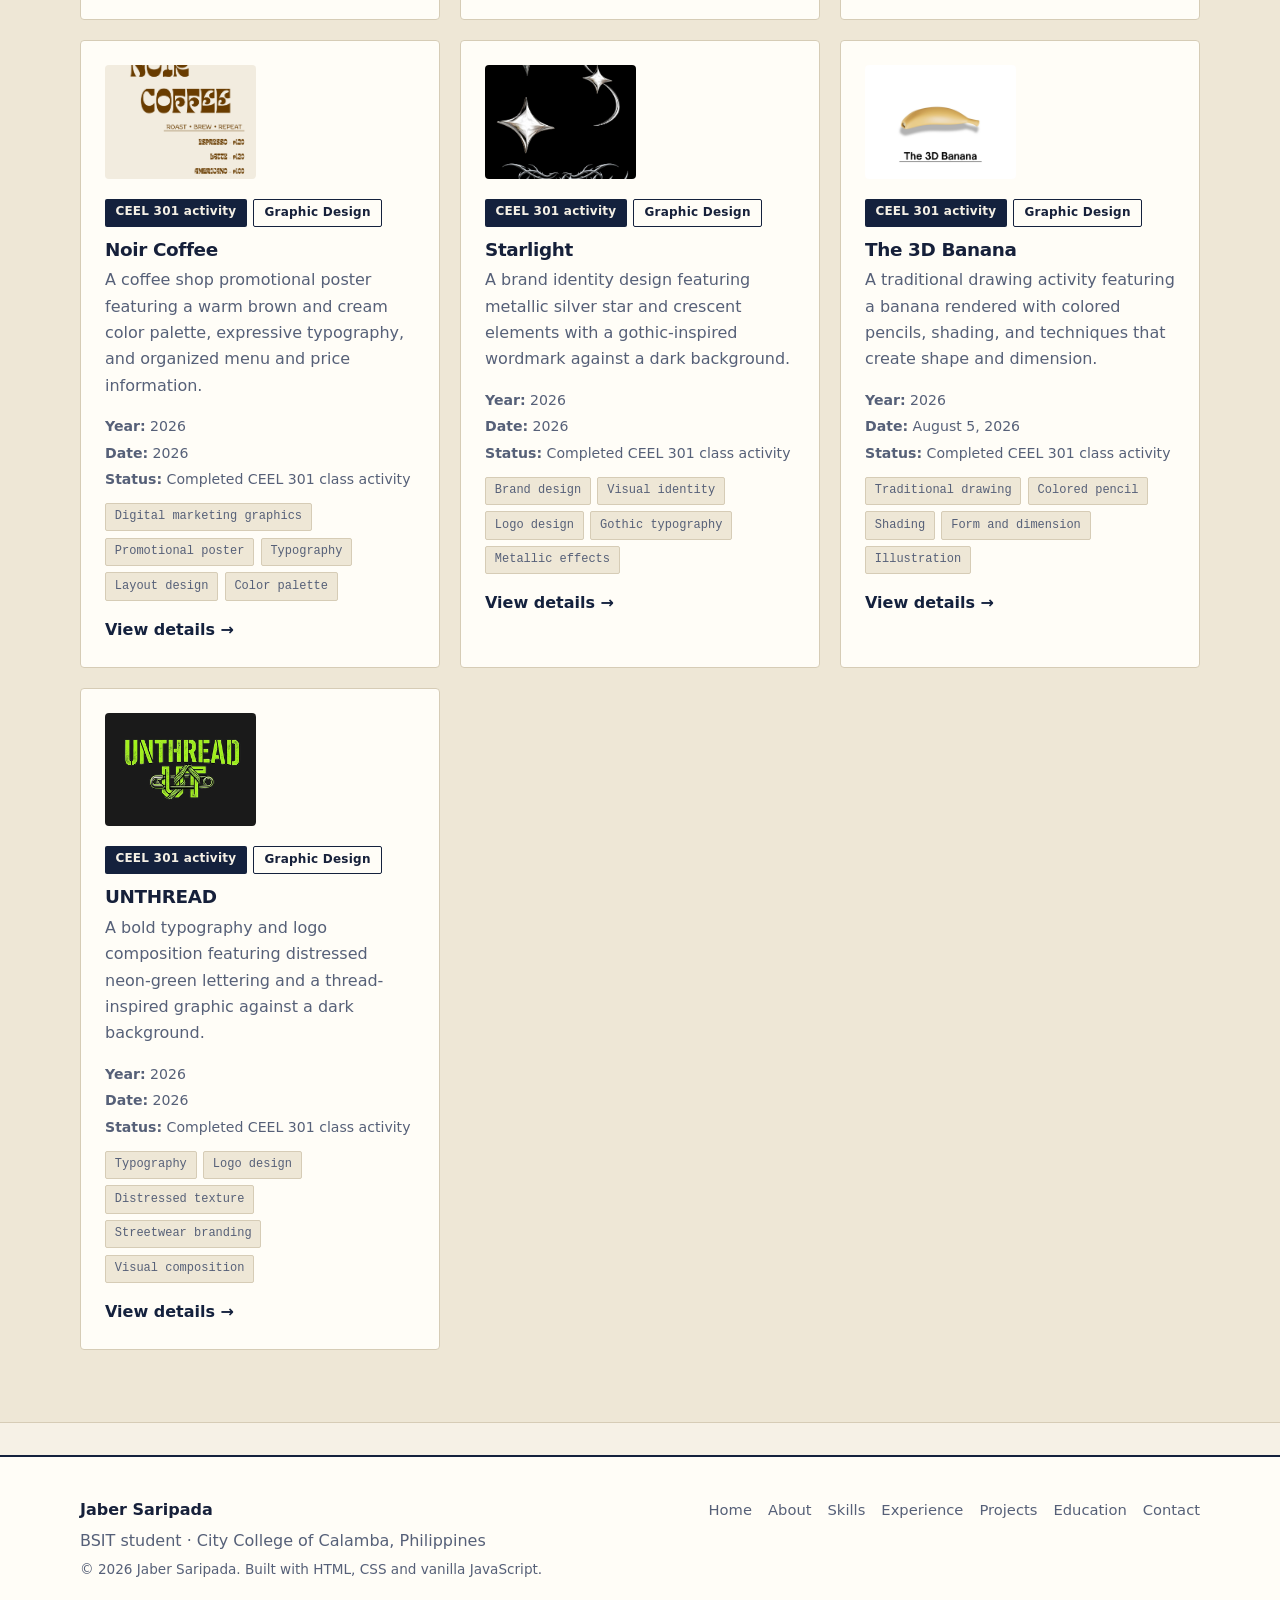
<file: projects.html>
<!DOCTYPE html>
<html lang="en">
<head>
  <meta charset="UTF-8">
  <meta name="viewport" content="width=device-width, initial-scale=1">
  <title>Projects | Jaber Saripada</title>
  <meta name="description" content="Academic projects by Jaber Saripada, a BSIT student: a customized keychain ordering system, a Cisco Packet Tracer networking lab, and a QoS simulation lab.">
  <link rel="canonical" href="https://Jaber1313.github.io/jaber-portfolio/projects.html"> <!-- PLACEHOLDER -->
  <meta property="og:type" content="website">
  <meta property="og:title" content="Projects | Jaber Saripada">
  <meta property="og:description" content="Academic projects in systems design and networking.">
  <meta property="og:url" content="https://Jaber1313.github.io/jaber-portfolio/projects.html">
  <script>
    (function () {
      var t = null;
      try { t = localStorage.getItem("theme"); } catch (e) {}
      if (!t) t = window.matchMedia && matchMedia("(prefers-color-scheme: dark)").matches ? "dark" : "light";
      document.documentElement.setAttribute("data-theme", t);
    })();
  </script>
  <link rel="stylesheet" href="css/style.css">
  <style>
    /* Page-specific: filter toolbar */
    .filter-toolbar {
      background: var(--surface); border: 1px solid var(--border);
      border-radius: var(--radius); padding: 1.25rem; margin-bottom: 1.25rem;
      box-shadow: var(--shadow);
    }
    .filter-grid {
      display: grid; gap: 1rem;
      grid-template-columns: repeat(auto-fit, minmax(180px, 1fr));
      align-items: end;
    }
    .filter-grid .field { margin: 0; }
    .filter-grid .field-search { grid-column: 1 / -1; }
    .filter-footer {
      display: flex; flex-wrap: wrap; gap: .75rem;
      align-items: center; justify-content: space-between; margin-top: 1rem;
    }
    .filter-footer p { margin: 0; }
    .btn-small { padding: .5rem 1rem; font-size: .88rem; }
  </style>
  <script src="js/main.js" defer></script>
  <script src="js/projects.js" defer></script>
</head>
<body>
  <a class="skip-link" href="#main">Skip to content</a>
  <header id="site-header"><noscript>Enable JavaScript for site navigation.</noscript></header>

  <main id="main">
    <section class="hero">
      <div class="container">
        <span class="eyebrow">Projects</span>
        <h1>Academic projects, documented honestly.</h1>
        <p class="lead">Every project here was completed or is being developed as part of my BSIT studies. None are commercial products.</p>
      </div>
    </section>

    <section class="section section-alt">
      <div class="container">

        <!-- Search + filters -->
        <div class="filter-toolbar" role="search" aria-label="Search and filter projects">
          <div class="filter-grid">
            <div class="field field-search">
              <label for="project-search">Search projects</label>
              <input id="project-search" type="search" placeholder="Search title, description, or tags: try “VLAN”, “QoS”, or “keychain”" autocomplete="off">
            </div>
            <div class="field">
              <label for="filter-category">Category</label>
              <select id="filter-category"><option value="All">All categories</option></select>
            </div>
            <div class="field">
              <label for="filter-type">Project type</label>
              <select id="filter-type"><option value="All">All types</option></select>
            </div>
            <div class="field">
              <label for="filter-year">Year</label>
              <select id="filter-year"><option value="All">All years</option></select>
            </div>
          </div>

          <div class="filter-footer">
            <p id="result-count" class="muted" role="status" aria-live="polite"></p>
            <button type="button" class="btn btn-ghost btn-small js-clear">Clear filters</button>
          </div>
        </div>

        <div id="project-grid" class="grid grid-3">
          <noscript><p>Enable JavaScript to browse projects, or visit them directly:
            <a href="projects/project-1.html">Want.3D.Print</a>,
            <a href="projects/project-2.html">Packet Tracer Lab</a>,
            <a href="projects/project-3.html">QoS Simulation Lab</a>.</p></noscript>
        </div>

        <div id="no-results" hidden style="text-align:center;padding:2rem 0">
          <h3>No projects match your search</h3>
          <p class="muted">Try a different keyword or clear the filters.</p>
          <button type="button" class="btn btn-ghost js-clear">Clear filters</button>
        </div>
      </div>
    </section>
  </main>

  <footer id="site-footer"><noscript>© Jaber Saripada</noscript></footer>
</body>
</html>
</file>
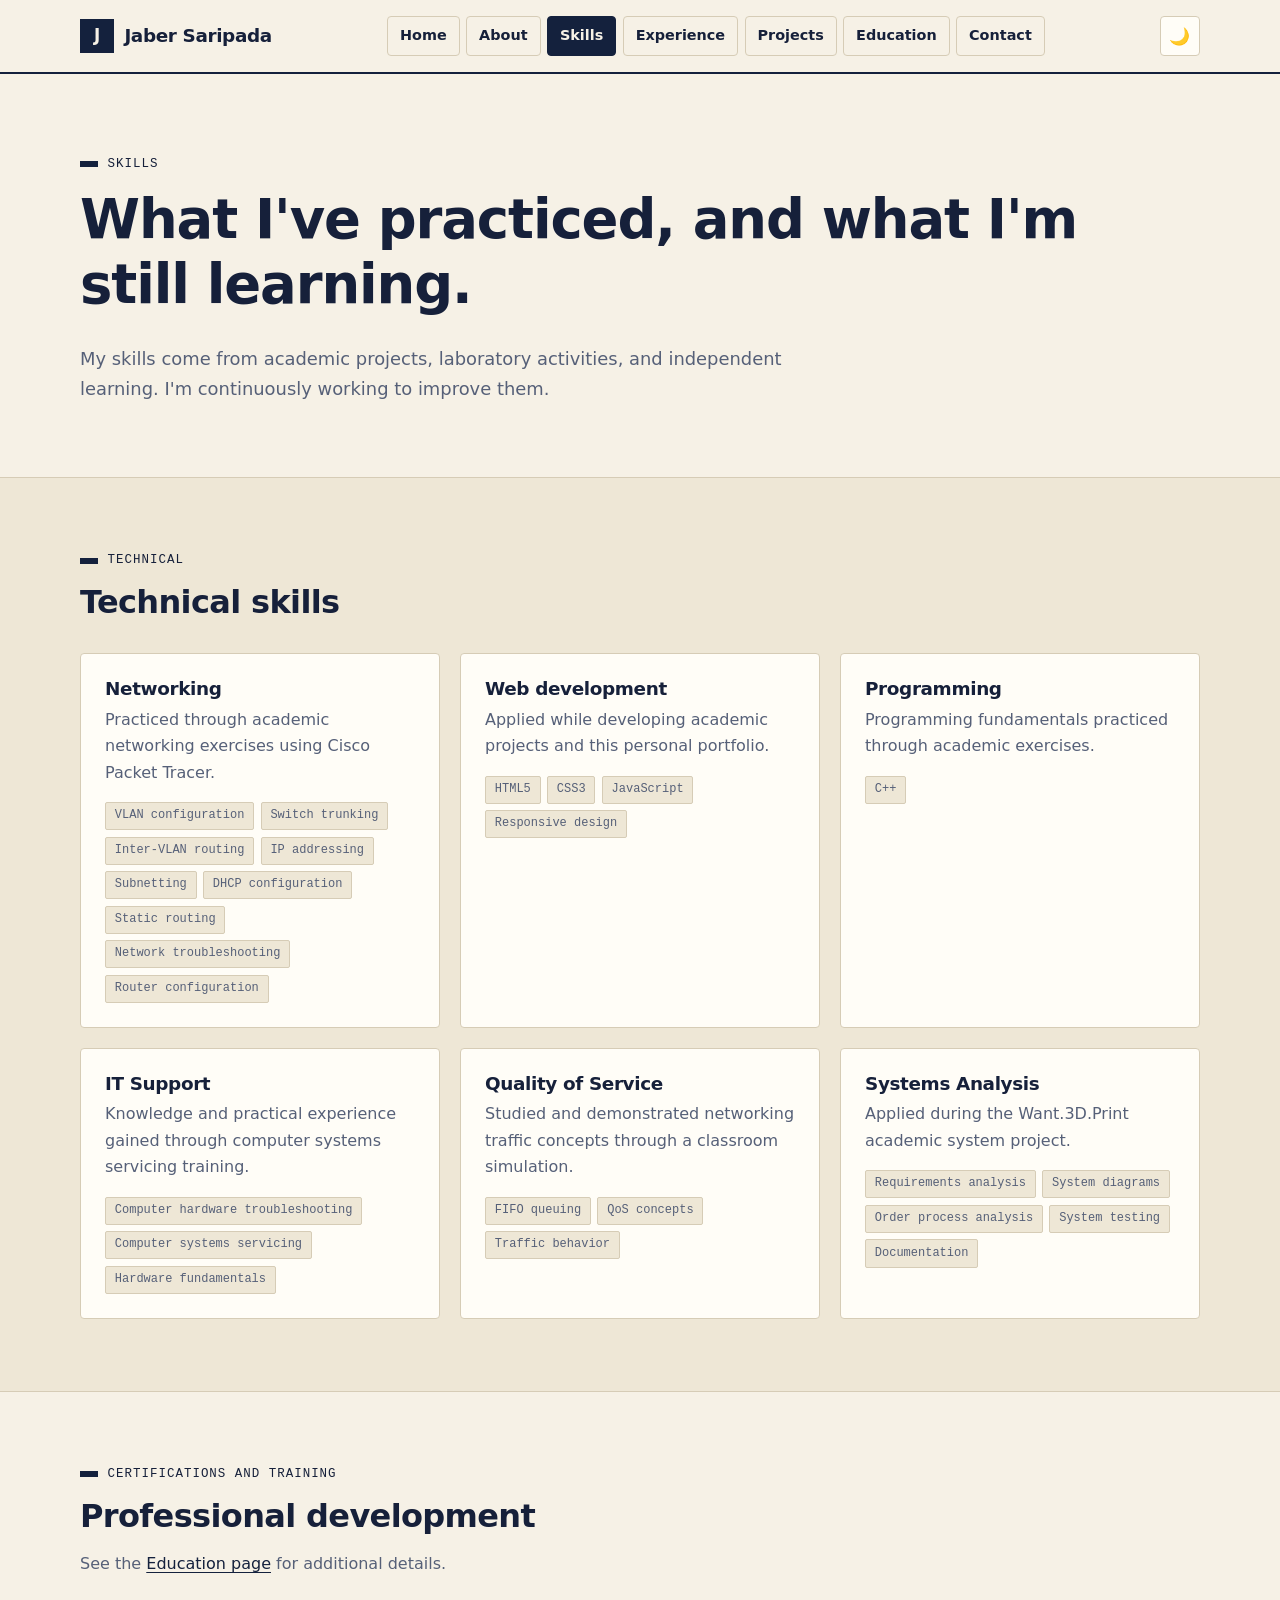
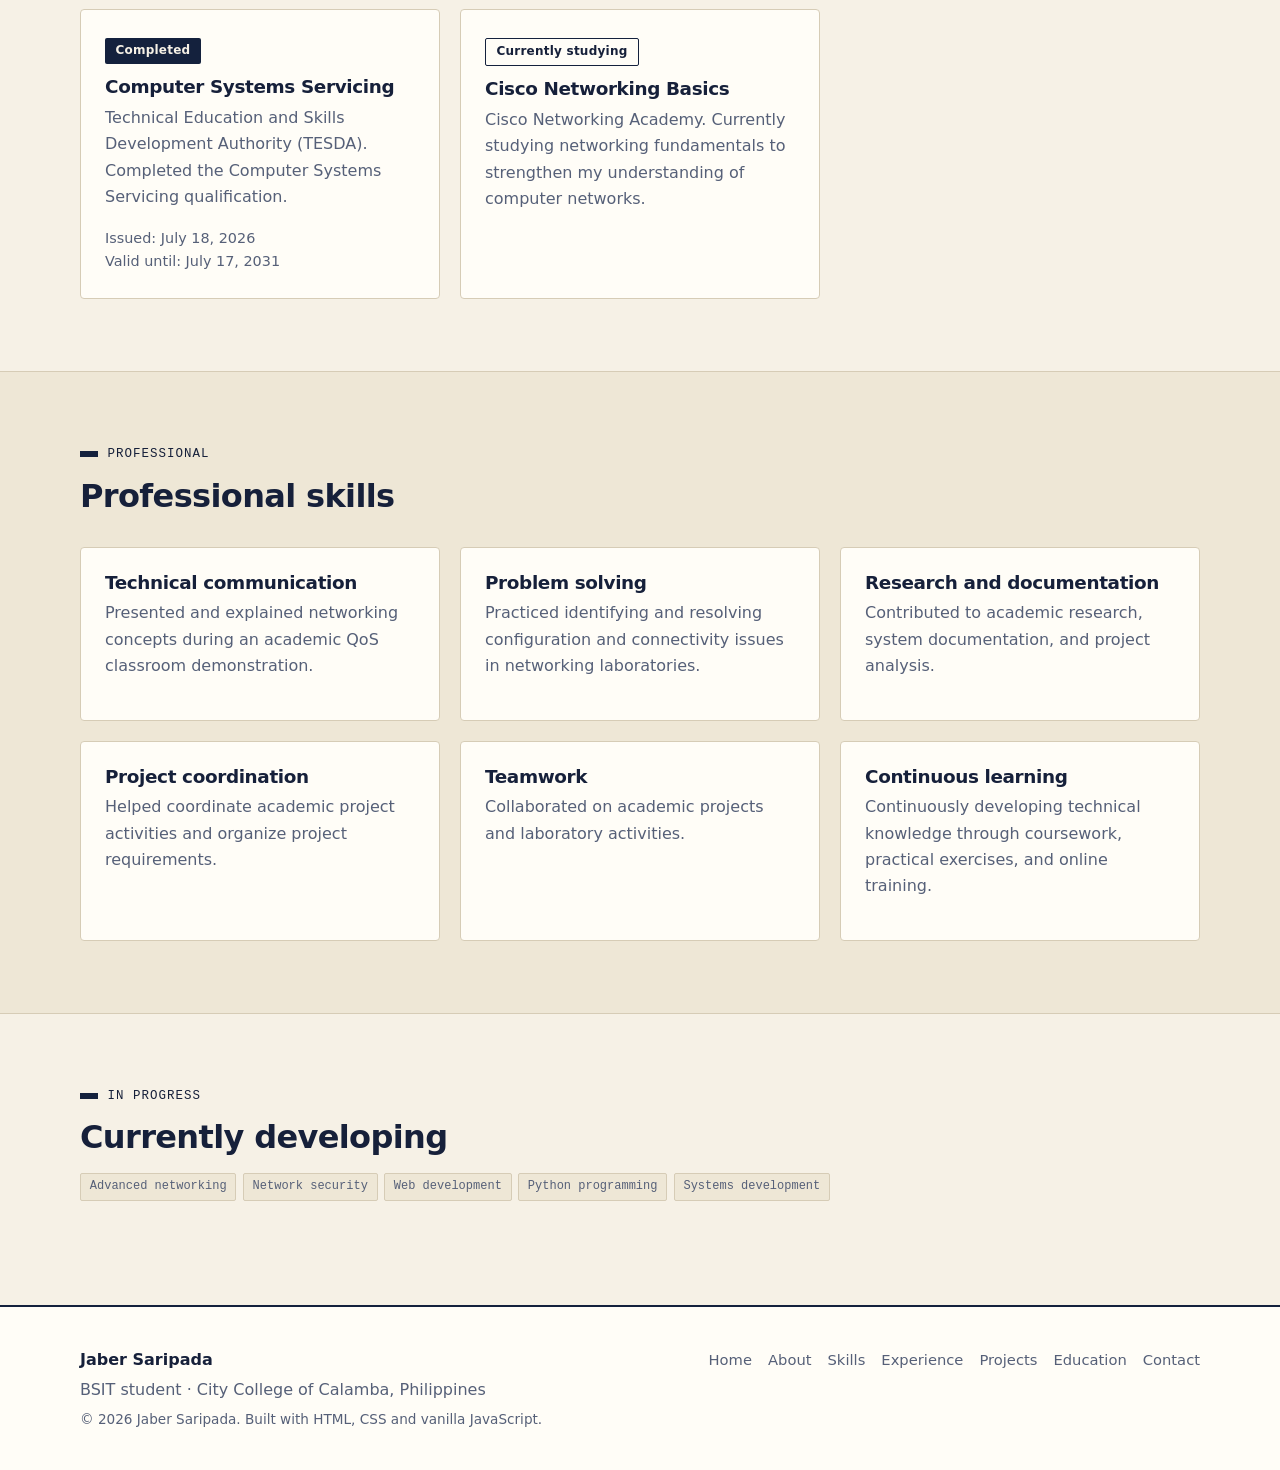
<file: skills.html>
<!DOCTYPE html>
<html lang="en">
<head>
  <meta charset="UTF-8">
  <meta name="viewport" content="width=device-width, initial-scale=1">
  <title>Skills | Jaber Saripada</title>
  <meta name="description" content="Technical and professional skills of Jaber Saripada, including networking, web development, programming, and IT support.">
  <link rel="canonical" href="https://jaber1313.github.io/jaber-portfolio/skills.html">
  <meta property="og:type" content="website">
  <meta property="og:title" content="Skills | Jaber Saripada">
  <meta property="og:description" content="Practical networking, web development, programming, and IT support skills.">
  <meta property="og:url" content="https://jaber1313.github.io/jaber-portfolio/skills.html">

  <script>
    (function () {
      var t = null;
      try { t = localStorage.getItem("theme"); } catch (e) {}
      if (!t) t = window.matchMedia && matchMedia("(prefers-color-scheme: dark)").matches ? "dark" : "light";
      document.documentElement.setAttribute("data-theme", t);
    })();
  </script>

  <link rel="stylesheet" href="css/style.css">
  <script src="js/main.js" defer></script>
</head>

<body>
  <a class="skip-link" href="#main">Skip to content</a>
  <header id="site-header">
    <noscript>Enable JavaScript for site navigation.</noscript>
  </header>

  <main id="main">
    <section class="hero">
      <div class="container">
        <span class="eyebrow">Skills</span>
        <h1>What I've practiced, and what I'm still learning.</h1>
        <p class="lead">
          My skills come from academic projects, laboratory activities,
          and independent learning. I'm continuously working to improve them.
        </p>
      </div>
    </section>

    <section class="section section-alt">
      <div class="container">
        <div class="section-head reveal">
          <span class="eyebrow">Technical</span>
          <h2>Technical skills</h2>
        </div>

        <div class="grid grid-3">

          <article class="card reveal">
            <h3>Networking</h3>
            <p class="muted">
              Practiced through academic networking exercises using
              Cisco Packet Tracer.
            </p>
            <ul class="tags">
              <li>VLAN configuration</li>
              <li>Switch trunking</li>
              <li>Inter-VLAN routing</li>
              <li>IP addressing</li>
              <li>Subnetting</li>
              <li>DHCP configuration</li>
              <li>Static routing</li>
              <li>Network troubleshooting</li>
              <li>Router configuration</li>
            </ul>
          </article>

          <article class="card reveal">
            <h3>Web development</h3>
            <p class="muted">
              Applied while developing academic projects and this
              personal portfolio.
            </p>
            <ul class="tags">
              <li>HTML5</li>
              <li>CSS3</li>
              <li>JavaScript</li>
              <li>Responsive design</li>
            </ul>
          </article>

          <article class="card reveal">
            <h3>Programming</h3>
            <p class="muted">
              Programming fundamentals practiced through academic exercises.
            </p>
            <ul class="tags">
              <li>C++</li>
            </ul>
          </article>

          <article class="card reveal">
            <h3>IT Support</h3>
            <p class="muted">
              Knowledge and practical experience gained through
              computer systems servicing training.
            </p>
            <ul class="tags">
              <li>Computer hardware troubleshooting</li>
              <li>Computer systems servicing</li>
              <li>Hardware fundamentals</li>
            </ul>
          </article>

          <article class="card reveal">
            <h3>Quality of Service</h3>
            <p class="muted">
              Studied and demonstrated networking traffic concepts
              through a classroom simulation.
            </p>
            <ul class="tags">
              <li>FIFO queuing</li>
              <li>QoS concepts</li>
              <li>Traffic behavior</li>
            </ul>
          </article>

          <article class="card reveal">
            <h3>Systems Analysis</h3>
            <p class="muted">
              Applied during the Want.3D.Print academic system project.
            </p>
            <ul class="tags">
              <li>Requirements analysis</li>
              <li>System diagrams</li>
              <li>Order process analysis</li>
              <li>System testing</li>
              <li>Documentation</li>
            </ul>
          </article>

        </div>
      </div>
    </section>

    <section class="section">
      <div class="container">
        <div class="section-head reveal">
          <span class="eyebrow">Certifications and training</span>
          <h2>Professional development</h2>
          <p class="muted">
            See the <a href="education.html">Education page</a>
            for additional details.
          </p>
        </div>

        <div class="grid grid-2">

          <article class="card reveal">
            <div class="card-meta">
              <span class="badge">Completed</span>
            </div>
            <h3>Computer Systems Servicing</h3>
            <p class="muted">
              Technical Education and Skills Development Authority (TESDA).
              Completed the Computer Systems Servicing qualification.
            </p>
            <p class="muted" style="font-size:.9rem;margin:0">
              Issued: July 18, 2026<br>
              Valid until: July 17, 2031
            </p>
          </article>

          <article class="card reveal">
            <div class="card-meta">
              <span class="badge badge-outline">Currently studying</span>
            </div>
            <h3>Cisco Networking Basics</h3>
            <p class="muted">
              Cisco Networking Academy. Currently studying networking
              fundamentals to strengthen my understanding of computer networks.
            </p>
          </article>

        </div>
      </div>
    </section>

    <section class="section section-alt">
      <div class="container">
        <div class="section-head reveal">
          <span class="eyebrow">Professional</span>
          <h2>Professional skills</h2>
        </div>

        <div class="grid grid-3">

          <article class="card reveal">
            <h3>Technical communication</h3>
            <p class="muted">
              Presented and explained networking concepts during
              an academic QoS classroom demonstration.
            </p>
          </article>

          <article class="card reveal">
            <h3>Problem solving</h3>
            <p class="muted">
              Practiced identifying and resolving configuration
              and connectivity issues in networking laboratories.
            </p>
          </article>

          <article class="card reveal">
            <h3>Research and documentation</h3>
            <p class="muted">
              Contributed to academic research, system documentation,
              and project analysis.
            </p>
          </article>

          <article class="card reveal">
            <h3>Project coordination</h3>
            <p class="muted">
              Helped coordinate academic project activities and
              organize project requirements.
            </p>
          </article>

          <article class="card reveal">
            <h3>Teamwork</h3>
            <p class="muted">
              Collaborated on academic projects and laboratory activities.
            </p>
          </article>

          <article class="card reveal">
            <h3>Continuous learning</h3>
            <p class="muted">
              Continuously developing technical knowledge through
              coursework, practical exercises, and online training.
            </p>
          </article>

        </div>
      </div>
    </section>

    <section class="section">
      <div class="container reveal">
        <span class="eyebrow">In progress</span>
        <h2>Currently developing</h2>
        <ul class="tags">
          <li>Advanced networking</li>
          <li>Network security</li>
          <li>Web development</li>
          <li>Python programming</li>
          <li>Systems development</li>
        </ul>
      </div>
    </section>
  </main>

  <footer id="site-footer">
    <noscript>© Jaber Saripada</noscript>
  </footer>
</body>
</html>
</file>
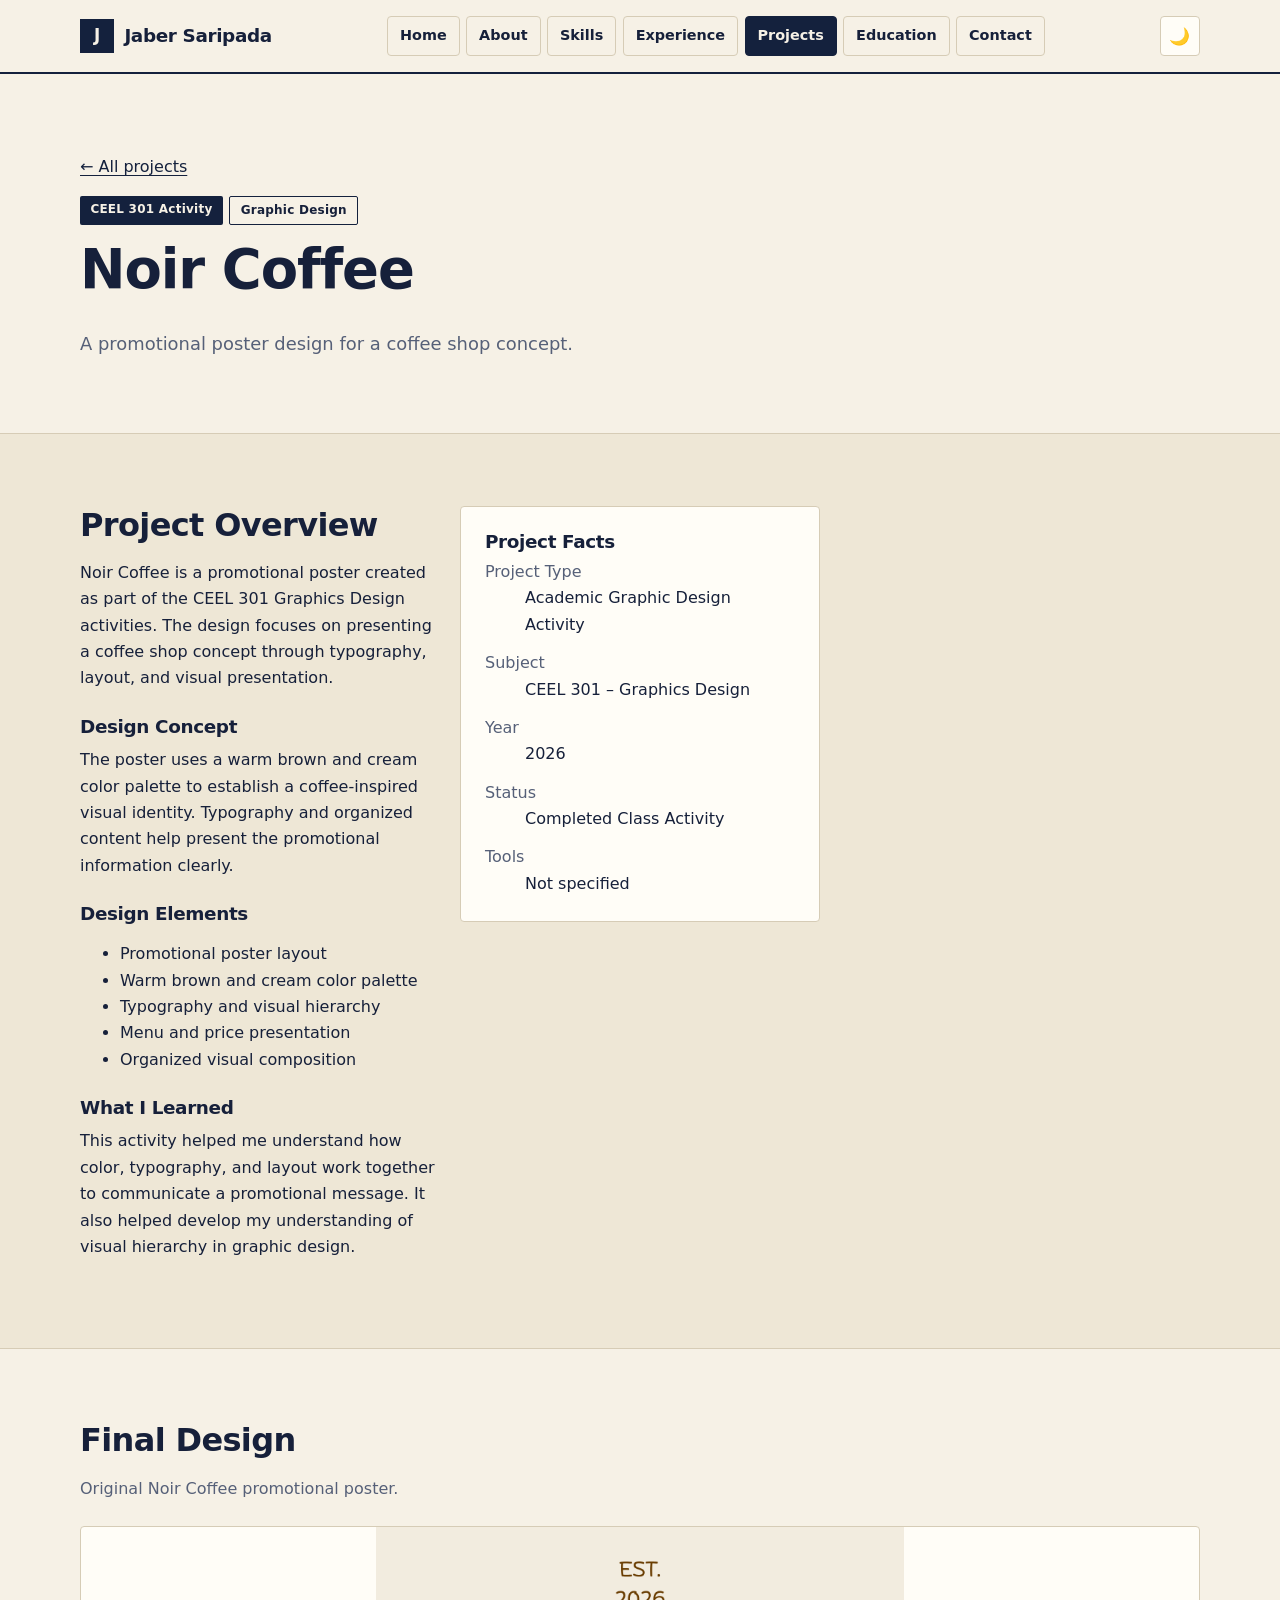
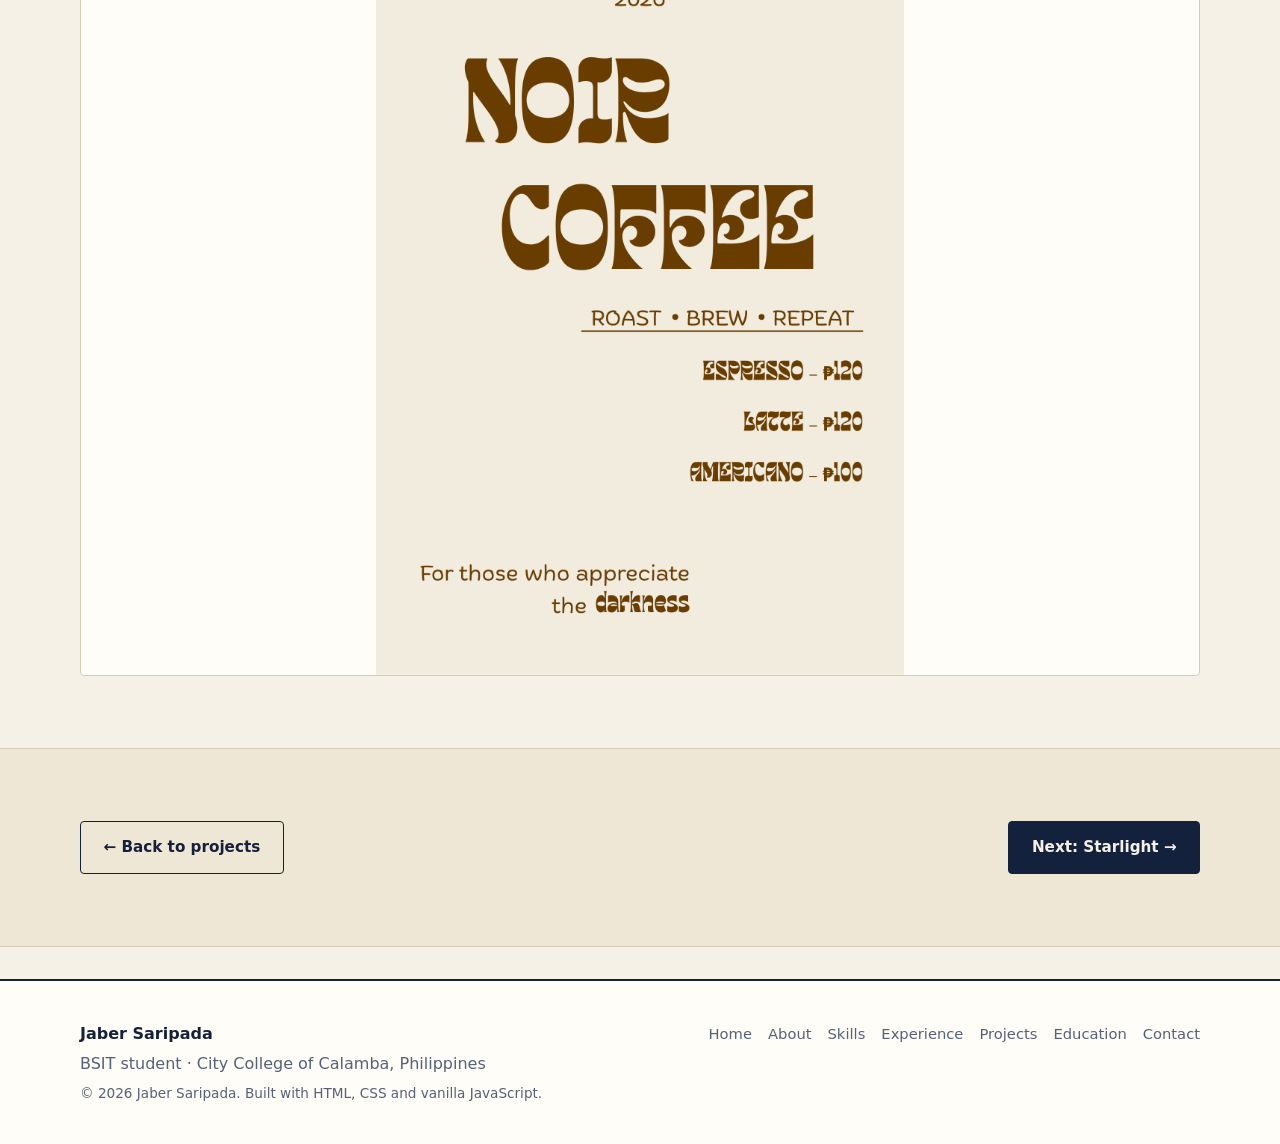
<file: projects/ceel-1.html>
<!DOCTYPE html>
<html lang="en">
<head>
  <meta charset="UTF-8">
  <meta name="viewport" content="width=device-width, initial-scale=1">

  <title>Noir Coffee | Projects | Jaber Saripada</title>
  <meta name="description" content="Noir Coffee promotional poster design created for CEEL 301 Graphics Design.">

  <script>
    (function () {
      var t = null;
      try { t = localStorage.getItem("theme"); } catch (e) {}
      if (!t) {
        t = window.matchMedia &&
          matchMedia("(prefers-color-scheme: dark)").matches
          ? "dark" : "light";
      }
      document.documentElement.setAttribute("data-theme", t);
    })();
  </script>

  <link rel="stylesheet" href="../css/style.css">
  <script src="../js/main.js" defer></script>

  <style>
    .detail-image {
      display: block;
      width: 100%;
      max-height: 750px;
      object-fit: contain;
      background: var(--surface);
      border: 1px solid var(--border);
      border-radius: var(--radius);
      margin-top: 1.5rem;
    }
  </style>
</head>

<body>
  <a class="skip-link" href="#main">Skip to content</a>

  <header id="site-header">
    <noscript>Enable JavaScript for site navigation.</noscript>
  </header>

  <main id="main">

    <section class="hero">
      <div class="container">
        <p style="margin-bottom:1rem">
          <a href="../projects.html">← All projects</a>
        </p>

        <div class="card-meta">
          <span class="badge">CEEL 301 Activity</span>
          <span class="badge badge-outline">Graphic Design</span>
        </div>

        <h1>Noir Coffee</h1>

        <p class="lead">
          A promotional poster design for a coffee shop concept.
        </p>
      </div>
    </section>

    <section class="section section-alt">
      <div class="container grid grid-2" style="align-items:start">

        <div class="reveal">
          <h2>Project Overview</h2>

          <p>
            Noir Coffee is a promotional poster created as part
            of the CEEL 301 Graphics Design activities. The design
            focuses on presenting a coffee shop concept through
            typography, layout, and visual presentation.
          </p>

          <h3 style="margin-top:1.5rem">Design Concept</h3>

          <p>
            The poster uses a warm brown and cream color palette
            to establish a coffee-inspired visual identity.
            Typography and organized content help present the
            promotional information clearly.
          </p>

          <h3 style="margin-top:1.5rem">Design Elements</h3>

          <ul>
            <li>Promotional poster layout</li>
            <li>Warm brown and cream color palette</li>
            <li>Typography and visual hierarchy</li>
            <li>Menu and price presentation</li>
            <li>Organized visual composition</li>
          </ul>

          <h3 style="margin-top:1.5rem">What I Learned</h3>

          <p>
            This activity helped me understand how color,
            typography, and layout work together to communicate
            a promotional message. It also helped develop my
            understanding of visual hierarchy in graphic design.
          </p>
        </div>

        <aside class="reveal">
          <div class="card">
            <h3>Project Facts</h3>

            <dl style="margin:0;display:grid;gap:.75rem">
              <div>
                <dt class="muted">Project Type</dt>
                <dd>Academic Graphic Design Activity</dd>
              </div>
              <div>
                <dt class="muted">Subject</dt>
                <dd>CEEL 301 – Graphics Design</dd>
              </div>
              <div>
                <dt class="muted">Year</dt>
                <dd>2026</dd>
              </div>
              <div>
                <dt class="muted">Status</dt>
                <dd>Completed Class Activity</dd>
              </div>
              <div>
                <dt class="muted">Tools</dt>
                <dd>Not specified</dd>
              </div>
            </dl>
          </div>
        </aside>

      </div>
    </section>

    <section class="section">
      <div class="container reveal">
        <h2>Final Design</h2>
        <p class="muted">
          Original Noir Coffee promotional poster.
        </p>

        <img
          class="detail-image"
          src="../assets/images/ceel/noir-coffee.png"
          alt="Noir Coffee promotional poster"
        >
      </div>
    </section>

    <section class="section section-alt">
      <div class="container"
        style="display:flex;flex-wrap:wrap;gap:1rem;justify-content:space-between">
        <a class="btn btn-ghost" href="../projects.html">
          ← Back to projects
        </a>

        <a class="btn btn-primary" href="ceel-2.html">
          Next: Starlight →
        </a>
      </div>
    </section>

  </main>

  <footer id="site-footer">
    <noscript>© Jaber Saripada</noscript>
  </footer>
</body>
</html>
</file>
<file: css/style.css>
/* ==========================================================
   Jaber Saripada Portfolio — Design System (navy + cream, rectangular)
   ========================================================== */
:root {
  --bg: #f6f1e6;
  --surface: #fffdf7;
  --surface-2: #eee7d6;
  --text: #16203a;
  --muted: #566078;
  --border: #d6ccb6;
  --accent: #14213d;
  --accent-hover: #0a1329;
  --on-accent: #f6f1e6;
  --accent-soft: rgba(20, 33, 61, 0.08);
  --shadow: none;
  --radius: 4px;
  --maxw: 1120px;
  --font: "Inter", system-ui, -apple-system, "Segoe UI", Roboto, sans-serif;
  --mono: ui-monospace, "SF Mono", Consolas, monospace;
}

[data-theme="dark"] {
  --bg: #0b1326;
  --surface: #111b34;
  --surface-2: #16213f;
  --text: #f1ebdc;
  --muted: #a8b2c8;
  --border: #27355c;
  --accent: #dbe4f8;
  --accent-hover: #ffffff;
  --on-accent: #0b1326;
  --accent-soft: rgba(219, 228, 248, 0.1);
}

*, *::before, *::after { box-sizing: border-box; }
html { scroll-behavior: smooth; }
body {
  margin: 0;
  font-family: var(--font);
  background: var(--bg);
  color: var(--text);
  line-height: 1.65;
  -webkit-font-smoothing: antialiased;
  transition: background .25s, color .25s;
}
img { max-width: 100%; display: block; }
a { color: var(--accent); text-decoration: none; }
a:hover { color: var(--accent-hover); }
main p a:not(.btn), main li a:not(.btn) { text-decoration: underline; text-underline-offset: 3px; }
h1, h2, h3 { line-height: 1.2; letter-spacing: -0.02em; margin: 0 0 .5em; font-weight: 700; }
h1 { font-size: clamp(2.1rem, 5vw, 3.4rem); }
h2 { font-size: clamp(1.5rem, 3vw, 2rem); }
h3 { font-size: 1.15rem; }
p { margin: 0 0 1em; }

:focus-visible { outline: 3px solid var(--accent); outline-offset: 3px; border-radius: 2px; }
.skip-link {
  position: absolute; left: -999px; top: 8px; background: var(--accent); color: var(--on-accent);
  padding: .6rem 1rem; border-radius: var(--radius); z-index: 200; text-decoration: none;
}
.skip-link:focus { left: 8px; color: var(--on-accent); }

.container { width: min(100% - 2.5rem, var(--maxw)); margin-inline: auto; }
.section { padding: clamp(2.75rem, 6vw, 4.5rem) 0; }
.section-alt { background: var(--surface-2); border-block: 1.5px solid var(--border); }
.eyebrow {
  display: flex; align-items: center; gap: .6rem;
  font-family: var(--mono); font-size: .78rem; letter-spacing: .08em;
  text-transform: uppercase; color: var(--text); margin-bottom: .75rem;
}
.eyebrow::before { content: ""; width: 18px; height: 6px; background: var(--accent); flex: none; }
.lead { font-size: 1.12rem; color: var(--muted); max-width: 62ch; }
.muted { color: var(--muted); }

/* ---------- Header ---------- */
.site-header {
  position: sticky; top: 0; z-index: 100;
  background: var(--bg);
  border-bottom: 2px solid var(--accent);
}
.nav { display: flex; align-items: center; justify-content: space-between; gap: 1rem; height: 72px; }
.brand {
  display: inline-flex; align-items: center; white-space: nowrap;
  font-weight: 700; font-size: 1.15rem; color: var(--text); letter-spacing: -0.02em;
}
.brand::before {
  content: "J"; display: inline-grid; place-items: center; flex: none;
  width: 34px; height: 34px; margin-right: .65rem;
  background: var(--accent); color: var(--on-accent); font-size: 1.05rem;
}
.brand span { display: none; }
.nav-links { display: flex; align-items: center; gap: .4rem; list-style: none; margin: 0; padding: 0; }
.nav-links a {
  display: block; padding: .42rem .75rem; border: 1.5px solid var(--border);
  border-radius: var(--radius); color: var(--text); font-size: .9rem; font-weight: 600;
  transition: background .2s, color .2s, border-color .2s;
}
.nav-links a:hover { border-color: var(--accent); background: var(--accent-soft); color: var(--text); }
.nav-links a[aria-current="page"] { background: var(--accent); border-color: var(--accent); color: var(--on-accent); }
.nav-actions { display: flex; align-items: center; gap: .5rem; }
.icon-btn {
  width: 40px; height: 40px; display: inline-grid; place-items: center;
  border: 1.5px solid var(--border); background: var(--surface); color: var(--text);
  border-radius: var(--radius); cursor: pointer; font-size: 1.05rem;
  transition: border-color .2s;
}
.icon-btn:hover { border-color: var(--accent); }
.menu-toggle { display: none; }

@media (max-width: 980px) {
  .menu-toggle { display: inline-grid; }
  .nav-links {
    position: absolute; top: 72px; left: 0; right: 0;
    flex-direction: column; align-items: stretch; gap: .4rem;
    background: var(--bg); border-bottom: 2px solid var(--accent);
    padding: .9rem 1.25rem 1.1rem;
    display: none;
  }
  .nav-links.open { display: flex; animation: fadeDown .2s ease; }
  .nav-links a { padding: .75rem .9rem; }
}
/* Keep the longer name on one line on very small phones */
@media (max-width: 400px) {
  .brand { font-size: 1rem; }
  .brand::before { width: 30px; height: 30px; margin-right: .5rem; font-size: .95rem; }
}
@keyframes fadeDown { from { opacity: 0; transform: translateY(-6px); } to { opacity: 1; transform: none; } }

/* ---------- Buttons ---------- */
.btn {
  display: inline-flex; align-items: center; gap: .5rem;
  padding: .8rem 1.4rem; border-radius: var(--radius); font-weight: 600; font-size: .95rem;
  border: 1.5px solid transparent; cursor: pointer; font-family: inherit;
  transition: background .2s, color .2s, border-color .2s;
}
.btn-primary { background: var(--accent); color: var(--on-accent); border-color: var(--accent); }
.btn-primary:hover { background: var(--accent-hover); border-color: var(--accent-hover); color: var(--on-accent); }
.btn-ghost { background: transparent; color: var(--text); border-color: var(--accent); }
.btn-ghost:hover { background: var(--accent); color: var(--on-accent); }
.btn:disabled { opacity: .6; cursor: not-allowed; }
.btn-row { display: flex; flex-wrap: wrap; gap: .75rem; margin-top: 1.5rem; }

/* ---------- Hero ---------- */
.hero { padding: clamp(2.75rem, 7vw, 5rem) 0 clamp(2.25rem, 5vw, 3.5rem); }
.hero-grid { display: grid; grid-template-columns: 1.4fr 1fr; gap: 2.5rem; align-items: center; }
@media (max-width: 860px) { .hero-grid { grid-template-columns: 1fr; } }

.hero-side { display: grid; gap: 1.25rem; }

/* Profile photo (with placeholder underneath) */
.profile-photo {
  position: relative; margin: 0; width: 100%; max-width: 300px; aspect-ratio: 1 / 1;
  border: 2px solid var(--accent); background: var(--surface-2); overflow: hidden;
}
.profile-photo img { position: absolute; inset: 0; width: 100%; height: 100%; object-fit: cover; }
.photo-placeholder {
  position: absolute; inset: 0; display: flex; flex-direction: column;
  align-items: center; justify-content: center; gap: .6rem; padding: 1rem;
  text-align: center; color: var(--muted);
}
.photo-placeholder span {
  display: grid; place-items: center; width: 84px; height: 84px;
  background: var(--accent); color: var(--on-accent); font-size: 2rem; font-weight: 700;
}
.photo-placeholder small { font-family: var(--mono); font-size: .72rem; line-height: 1.4; }
@media (max-width: 860px) { .profile-photo { max-width: 240px; } }

.profile-panel {
  background: var(--surface); border: 2px solid var(--accent); padding: 1.5rem;
}
.profile-panel h2 { font-size: 1rem; text-transform: uppercase; letter-spacing: .08em; margin-bottom: 1rem; }
.profile-list { margin: 0; display: grid; }
.profile-list div { display: flex; justify-content: space-between; gap: 1rem; padding: .6rem 0; border-top: 1.5px solid var(--border); }
.profile-list dt { color: var(--muted); font-size: .88rem; }
.profile-list dd { margin: 0; font-weight: 600; text-align: right; font-size: .92rem; }

.badge {
  display: inline-block; padding: .2rem .65rem; border-radius: 2px;
  background: var(--accent); color: var(--on-accent);
  font-size: .75rem; font-weight: 600; letter-spacing: .02em;
}
.badge-outline { background: transparent; border: 1.5px solid var(--accent); color: var(--text); }

/* ---------- Cards, tiles, grids ---------- */
.grid { display: grid; gap: 1.25rem; }
.grid-3 { grid-template-columns: repeat(auto-fill, minmax(280px, 1fr)); }
.grid-2 { grid-template-columns: repeat(auto-fill, minmax(320px, 1fr)); }
.card {
  background: var(--surface); border: 1.5px solid var(--border); border-radius: var(--radius);
  padding: 1.5rem; transition: border-color .2s, transform .2s;
}
.card:hover { border-color: var(--accent); transform: translateY(-2px); }
.card h3 { margin-bottom: .4rem; }
.card-meta { display: flex; flex-wrap: wrap; gap: .4rem; margin: .25rem 0 .75rem; }
.tags { display: flex; flex-wrap: wrap; gap: .4rem; list-style: none; padding: 0; margin: .75rem 0 0; }
.tags li {
  font-family: var(--mono); font-size: .75rem; padding: .2rem .55rem;
  background: var(--surface-2); border: 1px solid var(--border); border-radius: 2px; color: var(--muted);
}
.section-head { margin-bottom: 2rem; max-width: 62ch; }
.link-arrow { font-weight: 600; }
.link-arrow::after { content: " →"; transition: margin .2s; }
.link-arrow:hover::after { margin-left: .25rem; }

.tile-grid { display: grid; gap: 1rem; grid-template-columns: repeat(auto-fill, minmax(190px, 1fr)); }
.tile {
  display: block; padding: 1.1rem 1.25rem; background: var(--surface); color: var(--text);
  border: 2px solid var(--accent); border-radius: var(--radius);
  transition: background .2s, color .2s;
}
.tile strong { display: block; font-size: 1.05rem; }
.tile .muted { font-size: .85rem; }
.tile:hover { background: var(--accent); color: var(--on-accent); }
.tile:hover .muted { color: inherit; }

/* ---------- Timeline ---------- */
.timeline { position: relative; list-style: none; margin: 0; padding: 0 0 0 1.75rem; border-left: 2px solid var(--accent); }
.timeline li { position: relative; margin-bottom: 2rem; }
.timeline li::before {
  content: ""; position: absolute; left: calc(-1.75rem - 7px); top: .5rem;
  width: 12px; height: 12px; background: var(--accent); border: 3px solid var(--surface-2);
}

/* ---------- Forms ---------- */
label { display: block; font-weight: 600; margin-bottom: .35rem; font-size: .92rem; }
input, textarea, select {
  width: 100%; padding: .8rem 1rem; font: inherit; color: var(--text);
  background: var(--surface); border: 1.5px solid var(--border); border-radius: var(--radius);
}
input:focus, textarea:focus, select:focus { border-color: var(--accent); outline: none; box-shadow: 0 0 0 3px var(--accent-soft); }
.field { margin-bottom: 1.1rem; }
.form-status { margin-top: 1rem; font-weight: 600; }

/* ---------- Footer ---------- */
.site-footer { border-top: 2px solid var(--accent); padding: 2.5rem 0; margin-top: 2rem; background: var(--surface); }
.footer-grid { display: flex; flex-wrap: wrap; justify-content: space-between; gap: 1.5rem; }
.footer-links { display: flex; flex-wrap: wrap; gap: 1rem; list-style: none; margin: 0; padding: 0; }
.footer-links a { color: var(--muted); font-size: .92rem; }
.footer-links a:hover { color: var(--accent); text-decoration: underline; }

/* ---------- Placeholder highlighting ---------- */
.placeholder {
  background: rgba(245, 158, 11, 0.18); border: 1px dashed #d97706;
  padding: .05rem .4rem; border-radius: 2px; font-family: var(--mono); font-size: .88em; color: var(--text);
}

/* ---------- Reveal animation ---------- */
.reveal { opacity: 0; transform: translateY(14px); transition: opacity .5s ease, transform .5s ease; }
.reveal.visible { opacity: 1; transform: none; }

@media (prefers-reduced-motion: reduce) {
  *, *::before, *::after { animation: none !important; transition: none !important; scroll-behavior: auto !important; }
  .reveal { opacity: 1; transform: none; }
}

/* ==========================================================
   PROJECT CARD IMAGES AND DOCUMENT PREVIEW
   ========================================================== */

.project-image-gallery {
  display: grid;
  grid-template-columns: repeat(2, minmax(0, 1fr));
  gap: 0.5rem;
  margin-bottom: 1.25rem;
}

.project-image-item {
  overflow: hidden;
  border-radius: var(--radius);
  background: var(--surface);
  aspect-ratio: 4 / 3;
}

.project-image-item img {
  display: block;
  width: 100%;
  height: 100%;
  object-fit: cover;
  transition: transform 0.3s ease;
}

.project-image-item:hover img {
  transform: scale(1.04);
}

.project-document-preview {
  display: flex;
  align-items: center;
  gap: 1rem;
  padding: 1rem;
  margin: 1rem 0;
  border: 1px solid var(--border);
  border-radius: var(--radius);
  background: var(--surface);
}

.project-document-icon {
  display: flex;
  align-items: center;
  justify-content: center;
  flex-shrink: 0;
  width: 54px;
  height: 64px;
  border: 1px solid var(--border);
  border-radius: 8px;
  font-size: 0.85rem;
  font-weight: 800;
  letter-spacing: 1px;
}

.project-document-info {
  display: grid;
  gap: 0.3rem;
  min-width: 0;
  overflow-wrap: anywhere;
}

.project-document-info strong {
  font-size: 0.95rem;
}

.project-document-info .muted {
  font-size: 0.8rem;
}

@media (max-width: 480px) {
  .project-image-gallery {
    gap: 0.35rem;
  }
}
</file>
